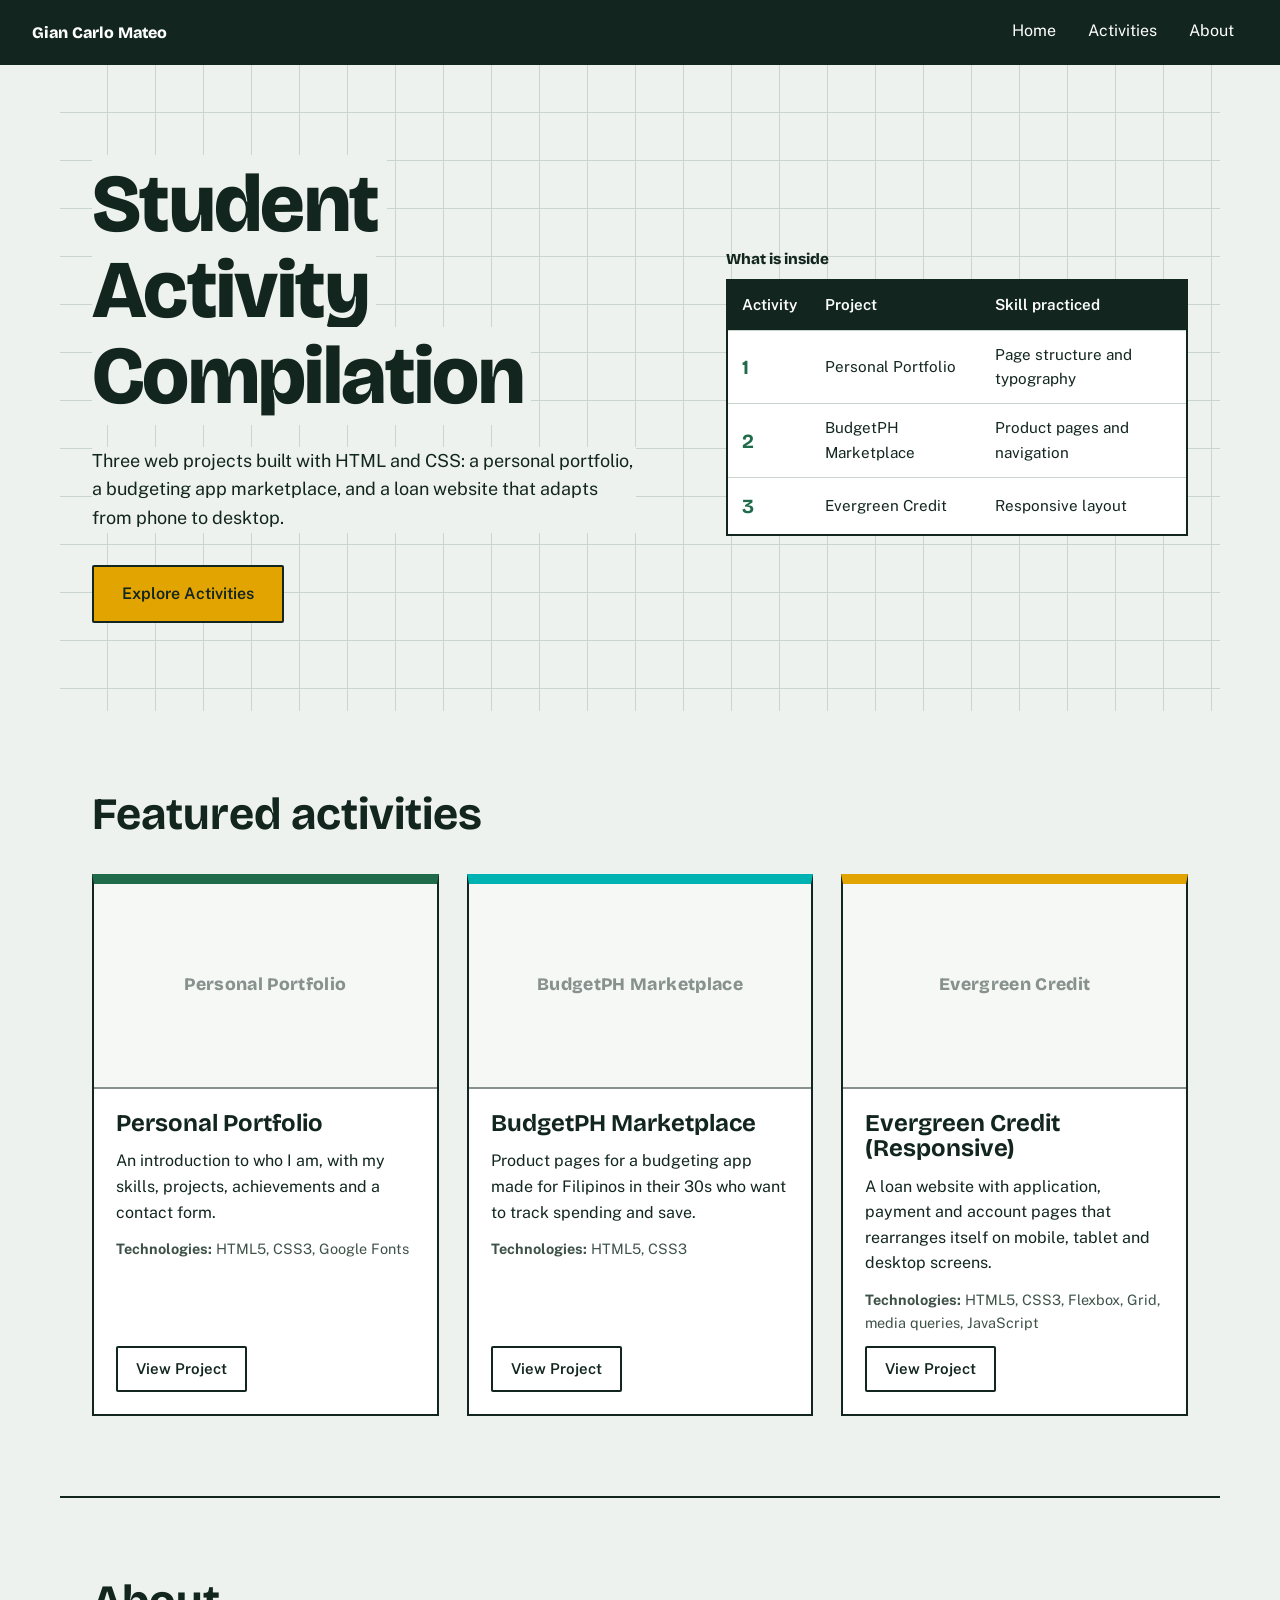
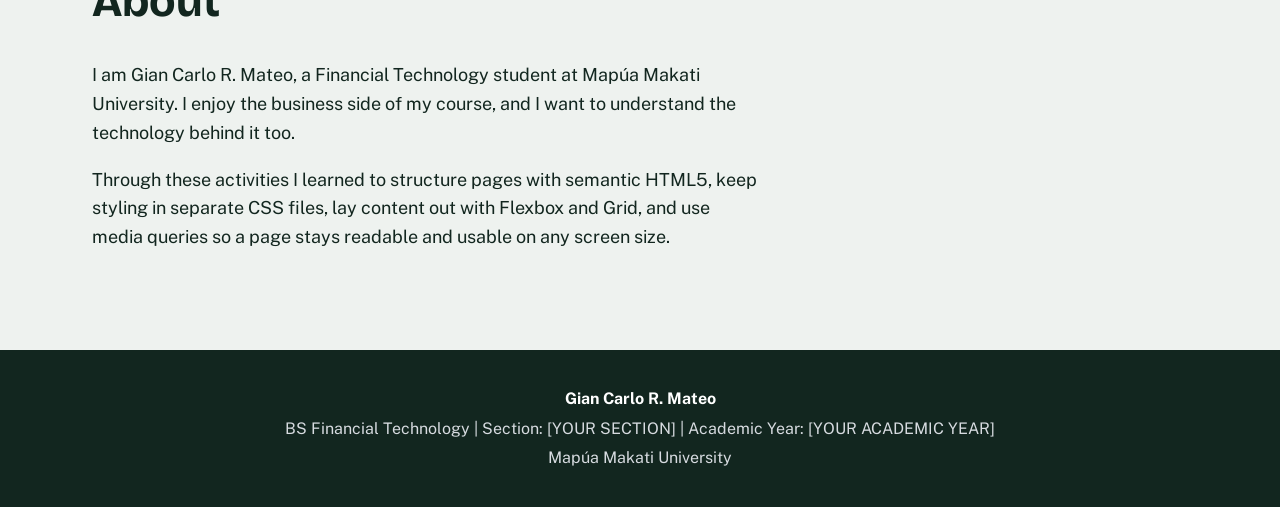
<file: index.html>
<!DOCTYPE html>
<html lang="en">

<head>
    <meta charset="UTF-8">
    <meta name="viewport" content="width=device-width, initial-scale=1">
    <title>Student Activity Compilation</title>
    <link rel="preconnect" href="https://fonts.googleapis.com">
    <link rel="preconnect" href="https://fonts.gstatic.com" crossorigin>
    <link
        href="https://fonts.googleapis.com/css2?family=Bricolage+Grotesque:opsz,wght@12..96,500;12..96,800&family=Public+Sans:wght@400;600&display=swap"
        rel="stylesheet">
    <link rel="stylesheet" href="compilation.css">
</head>

<body>

    <header class="site-header">
        <a class="brand" href="#home">Gian Carlo Mateo</a>
        <nav class="site-nav" aria-label="Main">
            <a href="#home">Home</a>
            <a href="#activities">Activities</a>
            <a href="#about">About</a>
        </nav>
    </header>

    <main>

        <section class="hero" id="home">
            <div class="hero-text">
                <h1>Student Activity Compilation</h1>
                <p class="hero-sub">Three web projects built with HTML and CSS: a personal portfolio, a budgeting app
                    marketplace, and a loan website that adapts from phone to desktop.</p>
                <a class="button" href="#activities">Explore Activities</a>
            </div>

            <table class="ledger">
                <caption>What is inside</caption>
                <thead>
                    <tr>
                        <th scope="col">Activity</th>
                        <th scope="col">Project</th>
                        <th scope="col">Skill practiced</th>
                    </tr>
                </thead>
                <tbody>
                    <tr>
                        <th scope="row">1</th>
                        <td>Personal Portfolio</td>
                        <td>Page structure and typography</td>
                    </tr>
                    <tr>
                        <th scope="row">2</th>
                        <td>BudgetPH Marketplace</td>
                        <td>Product pages and navigation</td>
                    </tr>
                    <tr>
                        <th scope="row">3</th>
                        <td>Evergreen Credit</td>
                        <td>Responsive layout</td>
                    </tr>
                </tbody>
            </table>
        </section>

        <section class="activities" id="activities">
            <h2>Featured activities</h2>

            <div class="card-grid">

                <article class="project-card card-portfolio">
                    <div class="card-placeholder">Personal Portfolio</div>
                    <div class="card-body">
                        <h3>Personal Portfolio</h3>
                        <p>An introduction to who I am, with my skills, projects, achievements and a contact form.</p>
                        <p class="tech"><strong>Technologies:</strong> HTML5, CSS3, Google Fonts</p>
                        <a class="button button-small" href="PortfolioAct.html">View Project</a>
                    </div>
                </article>

                <article class="project-card card-market">
                    <div class="card-placeholder">BudgetPH Marketplace</div>
                    <div class="card-body">
                        <h3>BudgetPH Marketplace</h3>
                        <p>Product pages for a budgeting app made for Filipinos in their 30s who want to track spending
                            and save.</p>
                        <p class="tech"><strong>Technologies:</strong> HTML5, CSS3</p>
                        <a class="button button-small" href="ProductIndex.html">View Project</a>
                    </div>
                </article>

                <article class="project-card card-responsive">
                    <div class="card-placeholder">Evergreen Credit</div>
                    <div class="card-body">
                        <h3>Evergreen Credit (Responsive)</h3>
                        <p>A loan website with application, payment and account pages that rearranges itself on
                            mobile, tablet and desktop screens.</p>
                        <p class="tech"><strong>Technologies:</strong> HTML5, CSS3, Flexbox, Grid, media queries,
                            JavaScript</p>
                        <a class="button button-small" href="Final_Main_page.html">View Project</a>
                    </div>
                </article>

            </div>
        </section>

        <section class="about" id="about">
            <h2>About</h2>
            <div class="about-copy">
                <p>I am Gian Carlo R. Mateo, a Financial Technology student at Mapúa Makati University. I enjoy the
                    business side of my course, and I want to understand the technology behind it too.</p>
                <p>Through these activities I learned to structure pages with semantic HTML5, keep styling in separate
                    CSS files, lay content out with Flexbox and Grid, and use media queries so a page stays readable
                    and usable on any screen size.</p>
            </div>
        </section>

    </main>

    <footer class="site-footer">
        <p><strong>Gian Carlo R. Mateo</strong></p>
        <p>BS Financial Technology | Section: [YOUR SECTION] | Academic Year: [YOUR ACADEMIC YEAR]</p>
        <p>Mapúa Makati University</p>
    </footer>

</body>

</html>
</file>
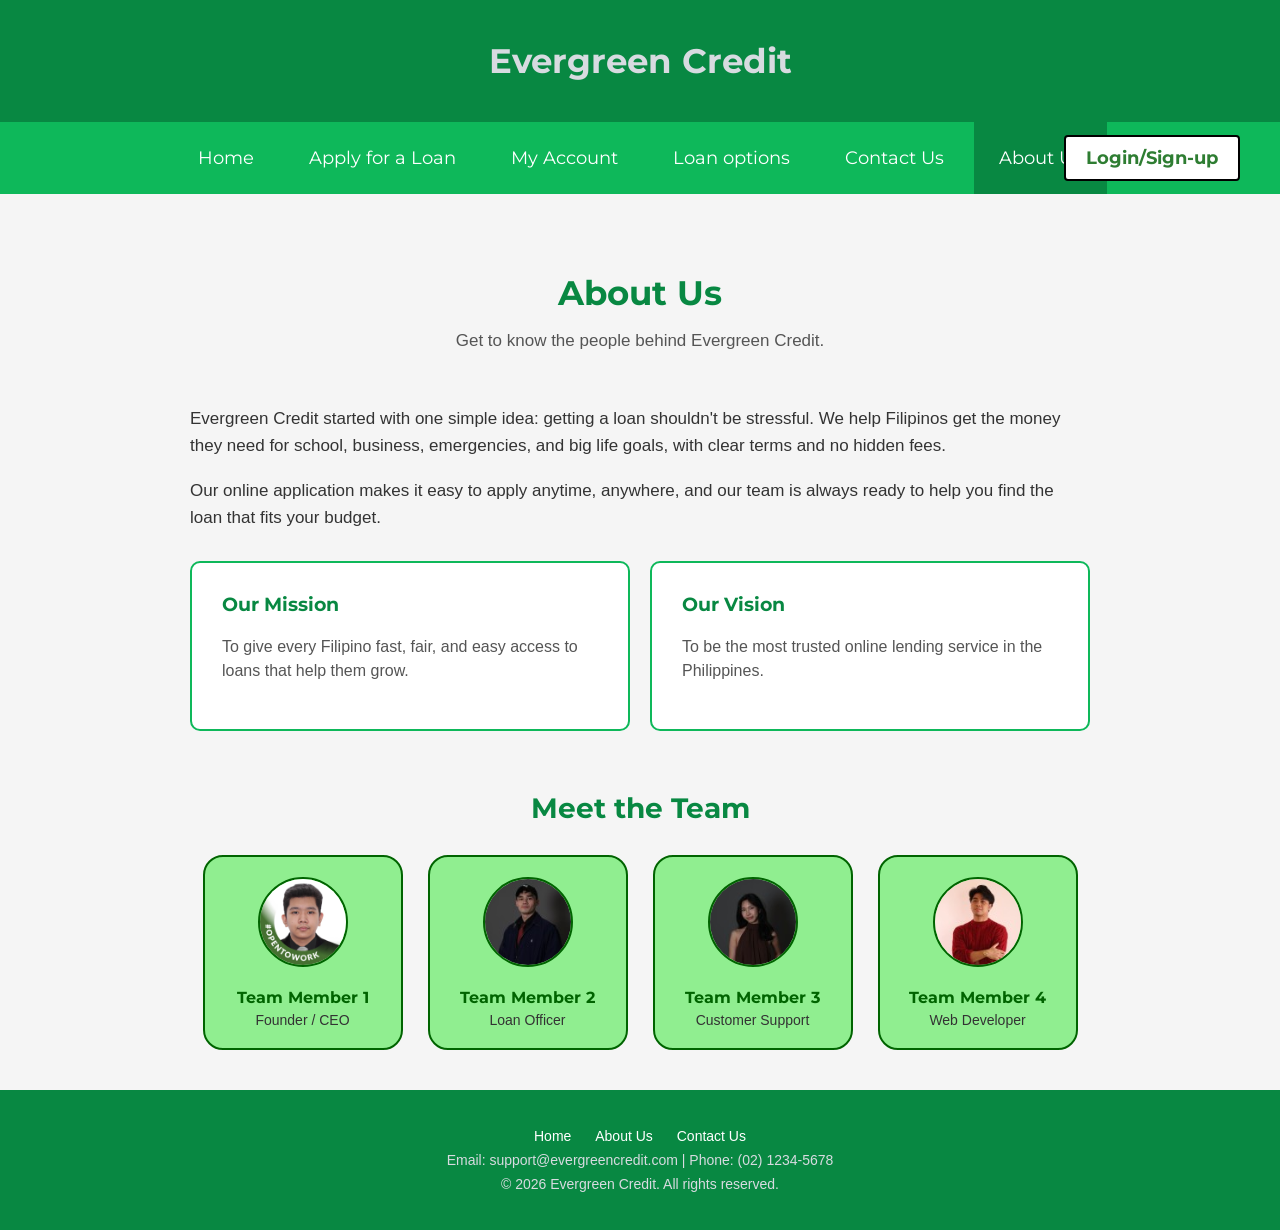
<file: About.html>
<!DOCTYPE html>
<html>

<head>
    <meta charset="UTF-8">
    <title>About Us</title>
    <link href="https://fonts.googleapis.com/css2?family=Montserrat:wght@400;700&display=swap" rel="stylesheet">
    <link rel="stylesheet" href="style.css">
    <script src="script.js"></script>

    <style>
        .about-text {
            width: 900px;
            margin: 0 auto 30px auto;
            font-size: 17px;
            line-height: 1.6;
            color: #333;
        }

        .mission {
            display: flex;
            justify-content: center;
            gap: 20px;
        }

        .mission .card {
            width: 440px;
        }

        .mission p {
            color: #555;
            line-height: 1.5;
        }

        .team {
            display: flex;
            justify-content: center;
            gap: 25px;
            margin-bottom: 40px;
        }

        .member {
            width: 200px;
            text-align: center;
            background-color: lightgreen;
            border: 2px solid darkgreen;
            border-radius: 20px;
            padding: 20px;
        }

        .member .pic {
            width: 90px;
            height: 90px;
            margin: 0 auto;
            background-color: white;
            border: 2px solid darkgreen;
            border-radius: 50%;
            overflow: hidden;
        }

        .member .pic img {
            width: 100%;
            height: 100%;
            object-fit: cover;
            display: block;
        }

        .member h4 {
            font-family: 'Montserrat', sans-serif;
            color: darkgreen;
            margin-bottom: 5px;
        }

        .member p {
            margin: 0;
            color: #333;
            font-size: 14px;
        }
    </style>
</head>

<body>

    <header>
        <h1>Evergreen Credit</h1>
    </header>

    <div class="box">
        <nav>
            <a href="Final_Main_page.html">Home</a>
            <a href="Application.html">Apply for a Loan</a>
            <a href="Account.html">My Account</a>
            <a href="Table.html">Loan options</a>
            <a href="Contact.html">Contact Us</a>
            <a href="About.html" class="active">About Us</a>
            <a href="Login.html" class="nav-right">Login/Sign-up</a>
        </nav>
    </div>

    <div class="page-title">
        <h2>About Us</h2>
        <p>Get to know the people behind Evergreen Credit.</p>
    </div>

    <div class="about-text">
        <p>
            Evergreen Credit started with one simple idea: getting a loan shouldn't be stressful.
            We help Filipinos get the money they need for school, business, emergencies, and big
            life goals, with clear terms and no hidden fees.
        </p>
        <p>
            Our online application makes it easy to apply anytime, anywhere, and our team is always
            ready to help you find the loan that fits your budget.
        </p>
    </div>

    <div class="mission">
        <div class="card">
            <h3>Our Mission</h3>
            <p>To give every Filipino fast, fair, and easy access to loans that help them grow.</p>
        </div>
        <div class="card">
            <h3>Our Vision</h3>
            <p>To be the most trusted online lending service in the Philippines.</p>
        </div>
    </div>

    <h2 class="section-title" style="margin-top: 60px;">Meet the Team</h2>

    <div class="team">
        <div class="member">
            <div class="pic">
                <img src="member1.jfif" alt="Team Member 1">
            </div>
            <h4>Team Member 1</h4>
            <p>Founder / CEO</p>
        </div>
        <div class="member">
            <div class="pic">
                <img src="member2.jfif" alt="Team Member 2">
            </div>
            <h4>Team Member 2</h4>
            <p>Loan Officer</p>
        </div>
        <div class="member">
            <div class="pic">
                <img src="member3.jfif" alt="Team Member 3">
            </div>
            <h4>Team Member 3</h4>
            <p>Customer Support</p>
        </div>
        <div class="member">
            <div class="pic">
                <img src="member4.jfif" alt="Team Member 4">
            </div>
            <h4>Team Member 4</h4>
            <p>Web Developer</p>
        </div>
    </div>

    <footer>
        <p>
            <a href="Final_Main_page.html">Home</a>
            <a href="About.html">About Us</a>
            <a href="Contact.html">Contact Us</a>
        </p>
        <p>Email: support@evergreencredit.com | Phone: (02) 1234-5678</p>
        <p>&copy; 2026 Evergreen Credit. All rights reserved.</p>
    </footer>

</body>

</html>
</file>
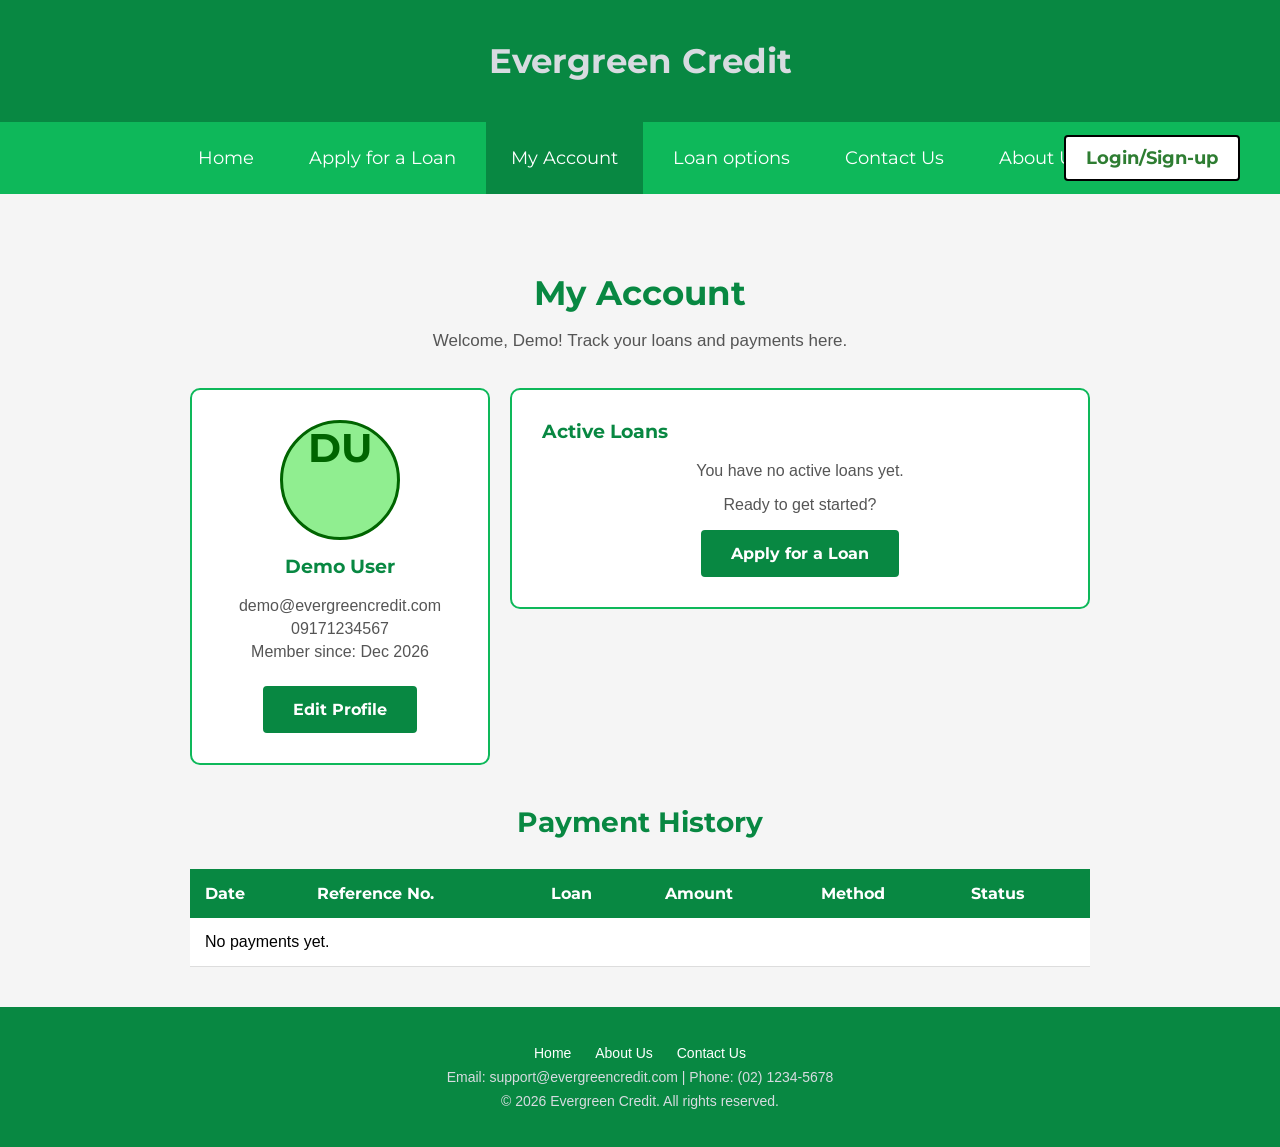
<file: Account.html>
<!DOCTYPE html>
<html>

<head>
    <meta charset="UTF-8">
    <title>My Account</title>
    <link href="https://fonts.googleapis.com/css2?family=Montserrat:wght@400;700&display=swap" rel="stylesheet">
    <link rel="stylesheet" href="style.css">
    <script src="script.js"></script>
    <style>
        .account-grid {
            display: grid;
            grid-template-columns: 300px 580px;
            justify-content: center;
            gap: 20px;
            margin-bottom: 40px;
            align-items: start
        }

        .profile {
            text-align: center
        }

        .profile-pic {
            width: 120px;
            height: 120px;
            margin: 0 auto 15px;
            background: lightgreen;
            border: 3px solid darkgreen;
            border-radius: 50%;
            line-height: 120px;
            font: bold 40px 'Montserrat', sans-serif;
            color: darkgreen
        }

        .profile p {
            color: #555;
            margin: 5px 0
        }

        .profile .btn {
            margin-top: 20px
        }

        .loan {
            border-top: 1px solid #ddd;
            padding-top: 20px;
            margin-top: 20px
        }

        .loan:first-of-type {
            border: 0;
            padding: 0;
            margin: 0
        }

        .loan-info {
            display: flex;
            justify-content: space-between;
            margin-bottom: 15px
        }

        .loan-info div {
            text-align: center
        }

        .loan-info .label {
            color: #555;
            font-size: 14px;
            margin: 0
        }

        .loan-info .value {
            font: bold 20px 'Montserrat', sans-serif;
            color: #088842;
            margin: 4px 0 0
        }

        .bar {
            width: 100%;
            height: 20px;
            background: #ddd;
            border-radius: 10px
        }

        .bar-fill {
            height: 20px;
            background: #0eb85a;
            border-radius: 10px
        }

        .status {
            color: #088842;
            font-weight: bold
        }

        .status.pending {
            color: #d98c00
        }

        .empty {
            text-align: center;
            color: #555
        }
    </style>
</head>

<body>

    <header>
        <h1>Evergreen Credit</h1>
    </header>

    <div class="box">
        <nav>
            <a href="Final_Main_page.html">Home</a>
            <a href="Application.html">Apply for a Loan</a>
            <a href="Account.html" class="active">My Account</a>
            <a href="Table.html">Loan options</a>
            <a href="Contact.html">Contact Us</a>
            <a href="About.html">About Us</a>
            <a href="Login.html" class="nav-right">Login/Sign-up</a>
        </nav>
    </div>

    <div class="page-title">
        <h2>My Account</h2>
        <p id="welcome"></p>
    </div>

    <div class="account-grid">
        <div class="card profile">
            <div class="profile-pic" id="initials"></div>
            <h3 id="p-name"></h3>
            <p id="p-email"></p>
            <p id="p-phone"></p>
            <p id="p-since"></p>
            <a href="#" class="btn">Edit Profile</a>
        </div>
        <div class="card">
            <h3>Active Loans</h3>
            <div id="loans"></div>
        </div>
    </div>

    <div id="pending-wrap" style="display:none">
        <h2 class="section-title">Pending Applications</h2>
        <table>
            <thead>
                <tr>
                    <th>Applied</th>
                    <th>Loan Type</th>
                    <th>Amount</th>
                    <th>Term</th>
                    <th>Status</th>
                </tr>
            </thead>
            <tbody id="pending"></tbody>
        </table>
    </div>

    <h2 class="section-title">Payment History</h2>
    <table>
        <thead>
            <tr>
                <th>Date</th>
                <th>Reference No.</th>
                <th>Loan</th>
                <th>Amount</th>
                <th>Method</th>
                <th>Status</th>
            </tr>
        </thead>
        <tbody id="history"></tbody>
    </table>

    <footer>
        <p>
            <a href="Final_Main_page.html">Home</a>
            <a href="About.html">About Us</a>
            <a href="Contact.html">Contact Us</a>
        </p>
        <p>Email: support@evergreencredit.com | Phone: (02) 1234-5678</p>
        <p>&copy; 2026 Evergreen Credit. All rights reserved.</p>
    </footer>


</body>
<script>
    const $ = id => document.getElementById(id);
    const cap = t => t[0].toUpperCase() + t.slice(1);
    // Use logged-in user or fall back to demo guest info
    const u = user || { first: 'Demo', last: 'User', email: 'demo@evergreencredit.com', phone: '09171234567', since: new Date().toISOString() };
    $('welcome').textContent = 'Welcome' + (user ? ' back' : '') + ', ' + u.first + '! Track your loans and payments here.';
    $('initials').textContent = (u.first[0] + u.last[0]).toUpperCase();
    $('p-name').textContent = u.first + ' ' + u.last;
    $('p-email').textContent = u.email;
    $('p-phone').textContent = u.phone;
    $('p-since').textContent = 'Member since: ' + new Date(u.since).toLocaleDateString('en-US', { month: 'short', year: 'numeric' });

    function render() {
        const apps = processApps();
        const active = apps.filter(a => a.status === 'active');
        const pending = apps.filter(a => a.status === 'pending' && a.method);
        const unfinished = apps.filter(a => a.status === 'pending' && !a.method);

        $('loans').innerHTML = (active.length ? active.map(a => {
            const due = new Date(a.approvedAt); due.setMonth(due.getMonth() + a.paid + 1);
            const done = a.paid >= a.term;
            return `<div class="loan">
                <p class="label" style="margin:0 0 10px"><b>${cap(a.type)} Loan</b> &middot; paid via ${a.method}</p>
                <div class="loan-info">
                    <div><p class="label">Loan Amount</p><p class="value">${peso(a.amount)}</p></div>
                    <div><p class="label">Monthly Payment</p><p class="value">${peso(a.monthly)}</p></div>
                    <div><p class="label">Next Due Date</p><p class="value">${done ? 'Paid off' : due.toLocaleDateString('en-US', { month: 'short', day: 'numeric' })}</p></div>
                </div>
                <p>Paid: ${a.paid} of ${a.term} months</p>
                <div class="bar"><div class="bar-fill" style="width:${a.paid / a.term * 100}%"></div></div>
                ${done ? '' : `<br><a href="#" class="btn" data-pay="${a.id}">Make a Payment</a>`}
            </div>`;
        }).join('') : `<div class="empty"><p>You have no active loans yet.</p>
            <p>${pending.length ? 'Your application is under review. It will appear here once approved.' : 'Ready to get started?'}</p>
            ${pending.length ? '' : '<a href="Application.html" class="btn">Apply for a Loan</a>'}</div>`);

        $('pending-wrap').style.display = pending.length + unfinished.length ? '' : 'none';
        $('pending').innerHTML = pending.map(a => `<tr><td>${fmtDate(a.appliedAt)}</td><td>${cap(a.type)} Loan</td><td>${peso(a.amount)}</td><td>${a.term} months</td><td class="status pending">Under review</td></tr>`).join('')
            + unfinished.map(a => `<tr><td>${fmtDate(a.appliedAt)}</td><td>${cap(a.type)} Loan</td><td>${peso(a.amount)}</td><td>${a.term} months</td><td><a href="Payment.html?id=${a.id}" class="status pending">Choose payment option</a></td></tr>`).join('');

        const pays = [].concat(...active.map(a => a.payments.map(p => Object.assign({ loan: cap(a.type) }, p)))).sort((x, y) => new Date(y.date) - new Date(x.date));
        $('history').innerHTML = pays.length
            ? pays.map(p => `<tr><td>${fmtDate(p.date)}</td><td>${p.ref}</td><td>${p.loan}</td><td>${peso(p.amount)}</td><td>${p.method}</td><td class="status">Paid</td></tr>`).join('')
            : '<tr><td colspan="6">No payments yet.</td></tr>';

        document.querySelectorAll('[data-pay]').forEach(b => b.onclick = e => {
            e.preventDefault();
            const all = getApps(), a = all.find(x => x.id === b.dataset.pay);
            a.paid++;
            a.payments.push({ date: new Date().toISOString(), ref: 'REF-' + Math.floor(10000 + Math.random() * 89999), amount: a.monthly, method: a.method });
            saveApps(all); render();
        });
    }
    render();
    setInterval(render, 3000);   // picks up approvals automatically
</script>

</html>
</file>
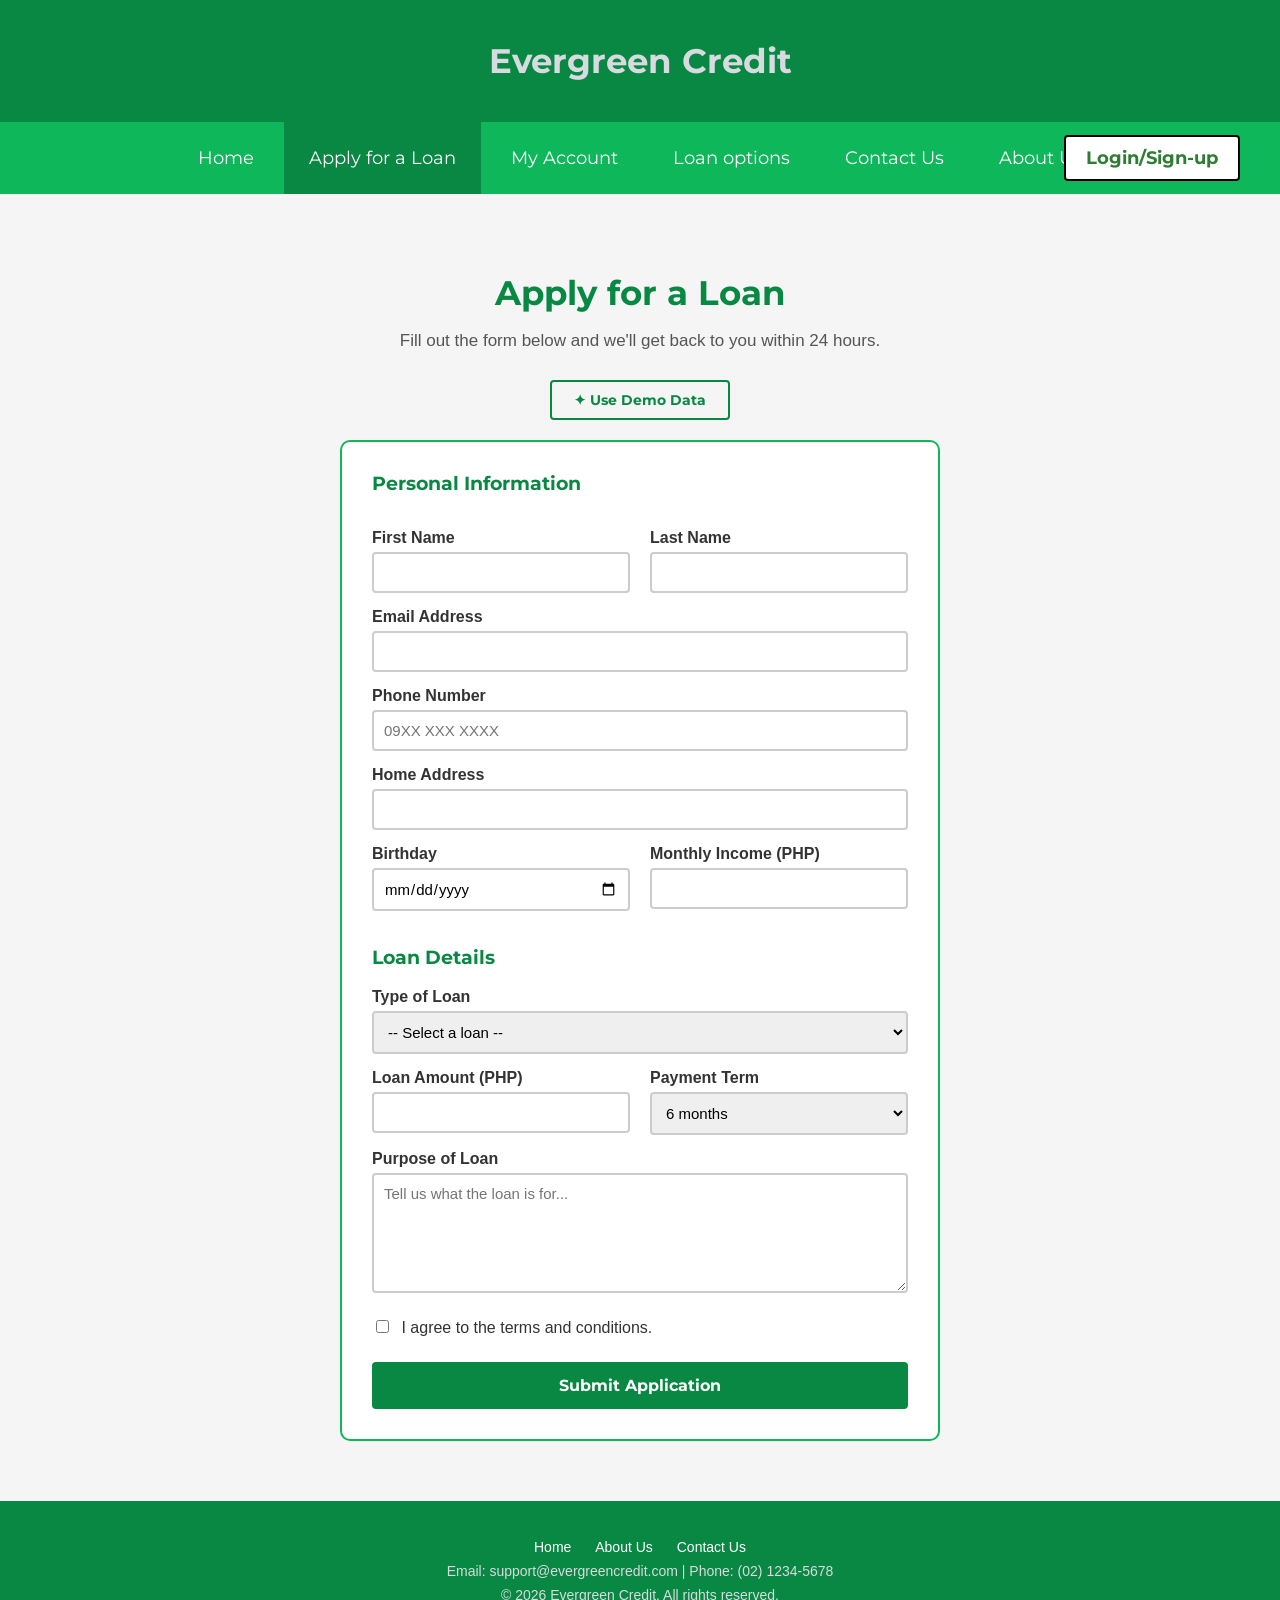
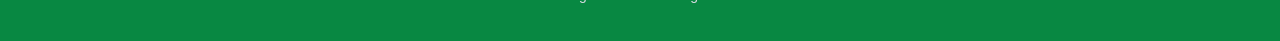
<file: Application.html>
<!DOCTYPE html>
<html>

<head>
    <meta charset="UTF-8">
    <title>Apply for a Loan</title>
    <link href="https://fonts.googleapis.com/css2?family=Montserrat:wght@400;700&display=swap" rel="stylesheet">
    <link rel="stylesheet" href="style.css">
    <script src="script.js"></script>
</head>

<body>

    <header>
        <h1>Evergreen Credit</h1>
    </header>

    <div class="box">
        <nav>
            <a href="Final_Main_page.html">Home</a>
            <a href="Application.html" class="active">Apply for a Loan</a>
            <a href="Account.html">My Account</a>
            <a href="Table.html">Loan options</a>
            <a href="Contact.html">Contact Us</a>
            <a href="About.html">About Us</a>
            <a href="Login.html" class="nav-right">Login/Sign-up</a>
        </nav>
    </div>

    <div class="page-title">
        <h2>Apply for a Loan</h2>
        <p>Fill out the form below and we'll get back to you within 24 hours.</p>
        <button id="demo-btn" onclick="fillDemo()" style="margin-top:12px; padding:9px 22px; background:#f5f5f5; color:#088842; border:2px solid #088842; border-radius:4px; font-family:'Montserrat',sans-serif; font-size:14px; font-weight:bold; cursor:pointer; transition:background 0.2s,color 0.2s;" onmouseover="this.style.background='#088842';this.style.color='#fff'" onmouseout="this.style.background='#f5f5f5';this.style.color='#088842'">✦ Use Demo Data</button>
    </div>

    <div class="form-box card">
        <form id="apply-form">

            <h3>Personal Information</h3>

            <div class="form-row">
                <div>
                    <label for="fname">First Name</label>
                    <input type="text" id="fname" name="fname" required>
                </div>
                <div>
                    <label for="lname">Last Name</label>
                    <input type="text" id="lname" name="lname" required>
                </div>
            </div>

            <label for="email">Email Address</label>
            <input type="email" id="email" name="email" required>

            <label for="phone">Phone Number</label>
            <input type="tel" id="phone" name="phone" placeholder="09XX XXX XXXX" required>

            <label for="address">Home Address</label>
            <input type="text" id="address" name="address" required>

            <div class="form-row">
                <div>
                    <label for="birthday">Birthday</label>
                    <input type="date" id="birthday" name="birthday" required>
                </div>
                <div>
                    <label for="income">Monthly Income (PHP)</label>
                    <input type="number" id="income" name="income" min="0" required>
                </div>
            </div>

            <h3 style="margin-top: 35px;">Loan Details</h3>

            <label for="loantype">Type of Loan</label>
            <select id="loantype" name="loantype" required>
                <option value="">-- Select a loan --</option>
                <option value="personal">Personal Loan</option>
                <option value="salary">Salary Loan</option>
                <option value="business">Business Loan</option>
                <option value="car">Car Loan</option>
                <option value="home">Home Loan</option>
            </select>

            <div class="form-row">
                <div>
                    <label for="amount">Loan Amount (PHP)</label>
                    <input type="number" id="amount" name="amount" min="5000" step="1000" required>
                </div>
                <div>
                    <label for="term">Payment Term</label>
                    <select id="term" name="term" required>
                        <option value="6">6 months</option>
                        <option value="12">12 months</option>
                        <option value="24">24 months</option>
                        <option value="36">36 months</option>
                    </select>
                </div>
            </div>

            <label for="purpose">Purpose of Loan</label>
            <textarea id="purpose" name="purpose" placeholder="Tell us what the loan is for..."></textarea>

            <div class="checkbox">
                <input type="checkbox" id="agree" name="agree" required>
                <label for="agree">I agree to the terms and conditions.</label>
            </div>

            <button type="submit" class="btn">Submit Application</button>
        </form>
    </div>

    <footer>
        <p>
            <a href="Final_Main_page.html">Home</a>
            <a href="About.html">About Us</a>
            <a href="Contact.html">Contact Us</a>
        </p>
        <p>Email: support@evergreencredit.com | Phone: (02) 1234-5678</p>
        <p>&copy; 2026 Evergreen Credit. All rights reserved.</p>
    </footer>

    <script>
        const $ = id => document.getElementById(id);

        // Pre-fill from logged-in account if available, otherwise leave blank
        if (user) {
            $('fname').value = user.first;
            $('lname').value = user.last;
            $('email').value = user.email;
            $('phone').value = user.phone;
        }

        $('apply-form').onsubmit = e => {
            e.preventDefault();
            const type = $('loantype').value, amount = +$('amount').value, term = +$('term').value;
            const apps = getApps(), id = 'L' + Date.now();
            apps.push({
                id, status: 'pending', type, amount, term, rate: RATES[type], purpose: $('purpose').value,
                monthly: monthly(amount, RATES[type], term), appliedAt: new Date().toISOString(),
                method: null, paid: 0, payments: []
            });
            saveApps(apps);
            location.href = 'Payment.html?id=' + id;
        };

        function fillDemo() {
            $('fname').value    = 'Juan';
            $('lname').value    = 'dela Cruz';
            $('email').value    = 'juan.delacruz@email.com';
            $('phone').value    = '09171234567';
            $('address').value  = '123 Mabini St, Ermita, Manila';
            $('birthday').value = '1990-06-15';
            $('income').value   = '45000';
            $('loantype').value = 'personal';
            $('amount').value   = '50000';
            $('term').value     = '12';
            $('purpose').value  = 'Home renovation and emergency fund.';
            $('agree').checked  = true;
            const btn = document.getElementById('demo-btn');
            if (btn) {
                btn.textContent = '✔ Demo Data Loaded!';
                btn.style.background = '#088842';
                btn.style.color = '#fff';
                setTimeout(() => {
                    btn.textContent = '✦ Use Demo Data';
                    btn.style.background = '#f5f5f5';
                    btn.style.color = '#088842';
                }, 2000);
            }
        }
    </script>
</body>

</html>
</file>
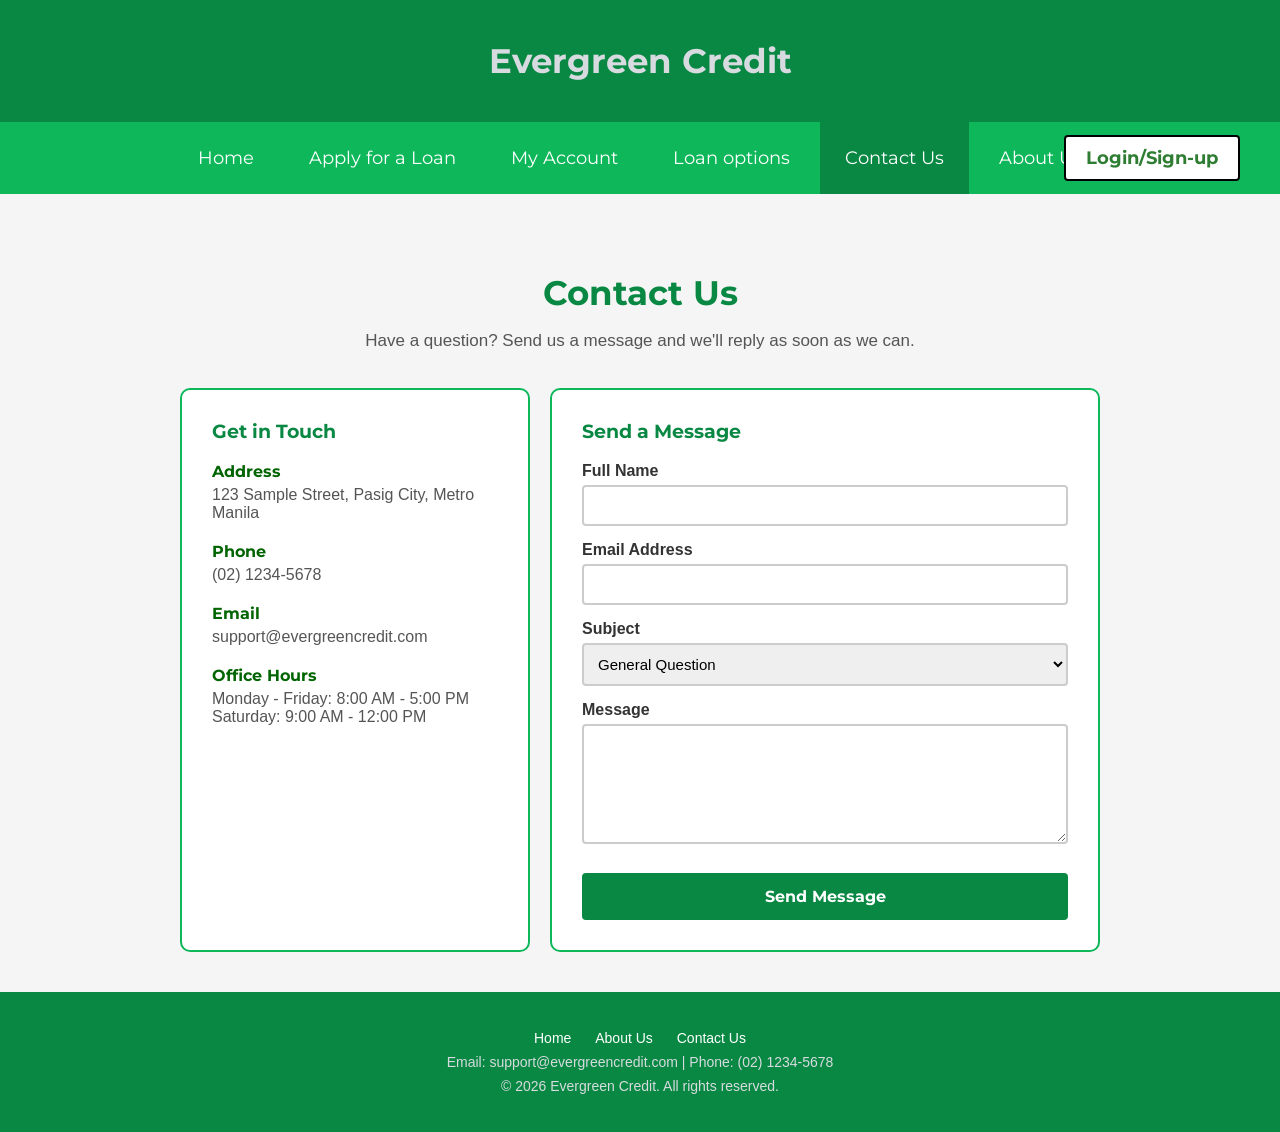
<file: Contact.html>
<!DOCTYPE html>
<html>

<head>
    <meta charset="UTF-8">
    <title>Contact Us</title>
    <link href="https://fonts.googleapis.com/css2?family=Montserrat:wght@400;700&display=swap" rel="stylesheet">
    <link rel="stylesheet" href="style.css">
    <script src="script.js"></script>

    <style>
        .contact-grid {
            display: grid;
            grid-template-columns: 350px 550px;
            justify-content: center;
            gap: 20px;
            margin-bottom: 40px;
        }

        .info-item {
            margin-bottom: 20px;
        }

        .info-item h4 {
            font-family: 'Montserrat', sans-serif;
            color: darkgreen;
            margin: 0 0 5px 0;
        }

        .info-item p {
            margin: 0;
            color: #555;
        }
    </style>
</head>

<body>

    <header>
        <h1>Evergreen Credit</h1>
    </header>

    <div class="box">
        <nav>
            <a href="Final_Main_page.html">Home</a>
            <a href="Application.html">Apply for a Loan</a>
            <a href="Account.html">My Account</a>
            <a href="Table.html">Loan options</a>
            <a href="Contact.html" class="active">Contact Us</a>
            <a href="About.html">About Us</a>
            <a href="Login.html" class="nav-right">Login/Sign-up</a>
        </nav>
    </div>

    <div class="page-title">
        <h2>Contact Us</h2>
        <p>Have a question? Send us a message and we'll reply as soon as we can.</p>
    </div>

    <div class="contact-grid">

                <div class="card">
            <h3>Get in Touch</h3>

            <div class="info-item">
                <h4>Address</h4>
                <p>123 Sample Street, Pasig City, Metro Manila</p>
            </div>
            <div class="info-item">
                <h4>Phone</h4>
                <p>(02) 1234-5678</p>
            </div>
            <div class="info-item">
                <h4>Email</h4>
                <p>support@evergreencredit.com</p>
            </div>
            <div class="info-item">
                <h4>Office Hours</h4>
                <p>Monday - Friday: 8:00 AM - 5:00 PM</p>
                <p>Saturday: 9:00 AM - 12:00 PM</p>
            </div>
        </div>

                <div class="card">
            <h3>Send a Message</h3>
            <form action="#">
                <label for="name">Full Name</label>
                <input type="text" id="name" name="name" required>

                <label for="email">Email Address</label>
                <input type="email" id="email" name="email" required>

                <label for="subject">Subject</label>
                <select id="subject" name="subject">
                    <option value="general">General Question</option>
                    <option value="loan">Loan Application</option>
                    <option value="payment">Payments</option>
                    <option value="account">My Account</option>
                </select>

                <label for="message">Message</label>
                <textarea id="message" name="message" required></textarea>

                <button type="submit" class="btn">Send Message</button>
            </form>
        </div>

    </div>

    <footer>
        <p>
            <a href="Final_Main_page.html">Home</a>
            <a href="About.html">About Us</a>
            <a href="Contact.html">Contact Us</a>
        </p>
        <p>Email: support@evergreencredit.com | Phone: (02) 1234-5678</p>
        <p>&copy; 2026 Evergreen Credit. All rights reserved.</p>
    </footer>

</body>

</html>
</file>
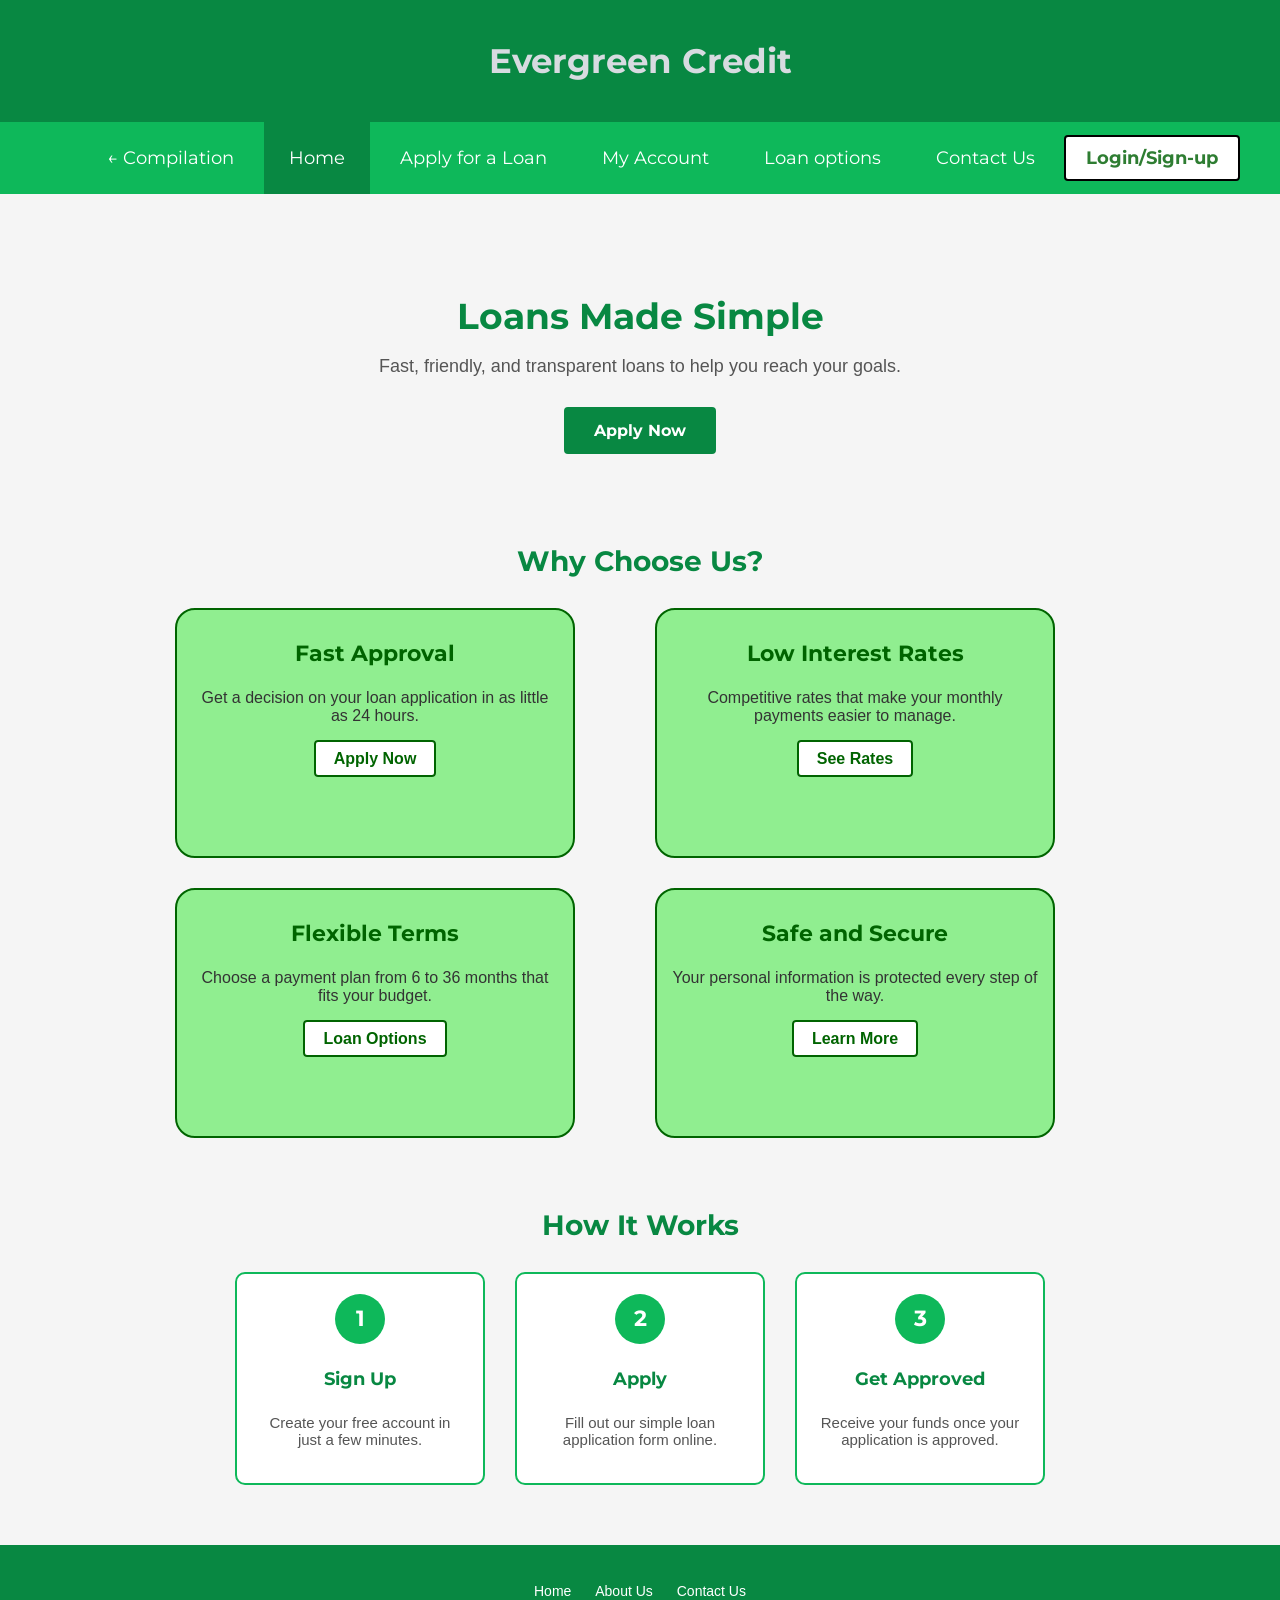
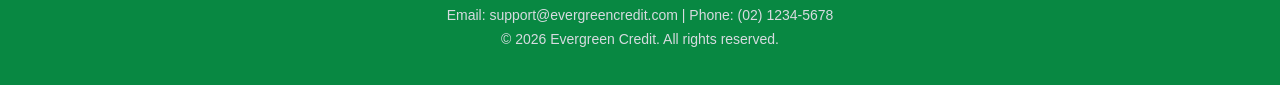
<file: Final_Main_page.html>
<!DOCTYPE html>
<html>

<head>
    <meta charset="UTF-8">
    <title>Main Page</title>
    <link href="https://fonts.googleapis.com/css2?family=Montserrat:wght@400;700&display=swap" rel="stylesheet">
    <link rel="stylesheet" href="style.css">
    <script src="script.js"></script>

    <style>
        /* ---------- Styles only for the home page ---------- */
        .welcome {
            text-align: center;
            padding: 70px 20px 50px 20px;
        }

        .welcome h2 {
            font-family: 'Montserrat', sans-serif;
            font-size: 36px;
            color: #088842;
            margin-bottom: 10px;
        }

        .welcome p {
            font-size: 18px;
            color: #555;
            margin-bottom: 30px;
        }

        .square {
            width: 400px;
            height: 250px;
            background-color: lightgreen;
            border: 2px solid darkgreen;
            border-radius: 20px;
            padding: 15px;
            text-align: center;
            font-family: Arial, sans-serif;
            transition: transform 0.2s ease;
        }

        .square:hover {
            transform: translateY(-5px);
        }

        .square h3 {
            font-family: 'Montserrat', sans-serif;
            font-size: 22px;
            color: darkgreen;
            margin-top: 15px;
        }

        .square p {
            font-size: 16px;
            color: #333;
            margin-bottom: 25px;
        }

        .square a {
            padding: 8px 18px;
            background-color: white;
            color: darkgreen;
            text-decoration: none;
            font-weight: bold;
            border: 2px solid darkgreen;
            border-radius: 4px;
            transition: background-color 0.25s ease, color 0.25s ease;
        }

        .square a:hover {
            background-color: darkgreen;
            color: white;
        }

        .container {
            display: grid;
            grid-template-columns: repeat(2, 450px);
            grid-template-rows: repeat(2, 250px);
            align-items: center;
            justify-content: center;
            gap: 30px;
            margin: 0 auto 60px auto;
        }

        .steps {
            display: flex;
            justify-content: center;
            gap: 30px;
            margin: 0 auto 60px auto;
            padding: 0 20px;
        }

        .step {
            width: 250px;
            background-color: white;
            border: 2px solid #0eb85a;
            border-radius: 10px;
            padding: 20px;
            text-align: center;
        }

        .step .number {
            width: 50px;
            height: 50px;
            line-height: 50px;
            margin: 0 auto;
            background-color: #0eb85a;
            color: white;
            font-family: 'Montserrat', sans-serif;
            font-size: 22px;
            font-weight: bold;
            border-radius: 50%;
        }

        .step h4 {
            font-family: 'Montserrat', sans-serif;
            color: #088842;
            font-size: 18px;
        }

        .step p {
            color: #555;
            font-size: 15px;
        }
    </style>
</head>

<body>

    <header>
        <h1>Evergreen Credit</h1>
    </header>

    <div class="box">
        <nav>
            <a href="index.html">&#8592; Compilation</a>
            <a href="Final_Main_page.html" class="active">Home</a>
            <a href="Application.html">Apply for a Loan</a>
            <a href="Account.html">My Account</a>
            <a href="Table.html">Loan options</a>
            <a href="Contact.html">Contact Us</a>
            <a href="About.html">About Us</a>
            <a href="Login.html" class="nav-right">Login/Sign-up</a>
        </nav>
    </div>

        <div class="welcome">
        <h2>Loans Made Simple</h2>
        <p>Fast, friendly, and transparent loans to help you reach your goals.</p>
        <a href="Application.html" class="btn">Apply Now</a>
    </div>

        <h2 class="section-title">Why Choose Us?</h2>

    <div class="container">
        <div class="square">
            <h3>Fast Approval</h3>
            <p>Get a decision on your loan application in as little as 24 hours.</p>
            <a href="Application.html">Apply Now</a>
        </div>
        <div class="square">
            <h3>Low Interest Rates</h3>
            <p>Competitive rates that make your monthly payments easier to manage.</p>
            <a href="Table.html">See Rates</a>
        </div>
        <div class="square">
            <h3>Flexible Terms</h3>
            <p>Choose a payment plan from 6 to 36 months that fits your budget.</p>
            <a href="Table.html">Loan Options</a>
        </div>
        <div class="square">
            <h3>Safe and Secure</h3>
            <p>Your personal information is protected every step of the way.</p>
            <a href="About.html">Learn More</a>
        </div>
    </div>

        <h2 class="section-title" style="margin-top: 70px;">How It Works</h2>

    <div class="steps">
        <div class="step">
            <div class="number">1</div>
            <h4>Sign Up</h4>
            <p>Create your free account in just a few minutes.</p>
        </div>
        <div class="step">
            <div class="number">2</div>
            <h4>Apply</h4>
            <p>Fill out our simple loan application form online.</p>
        </div>
        <div class="step">
            <div class="number">3</div>
            <h4>Get Approved</h4>
            <p>Receive your funds once your application is approved.</p>
        </div>
    </div>

        <footer>
        <p>
            <a href="Final_Main_page.html">Home</a>
            <a href="About.html">About Us</a>
            <a href="Contact.html">Contact Us</a>
        </p>
        <p>Email: support@evergreencredit.com | Phone: (02) 1234-5678</p>
        <p>&copy; 2026 Evergreen Credit. All rights reserved.</p>
    </footer>

</body>

</html>
</file>
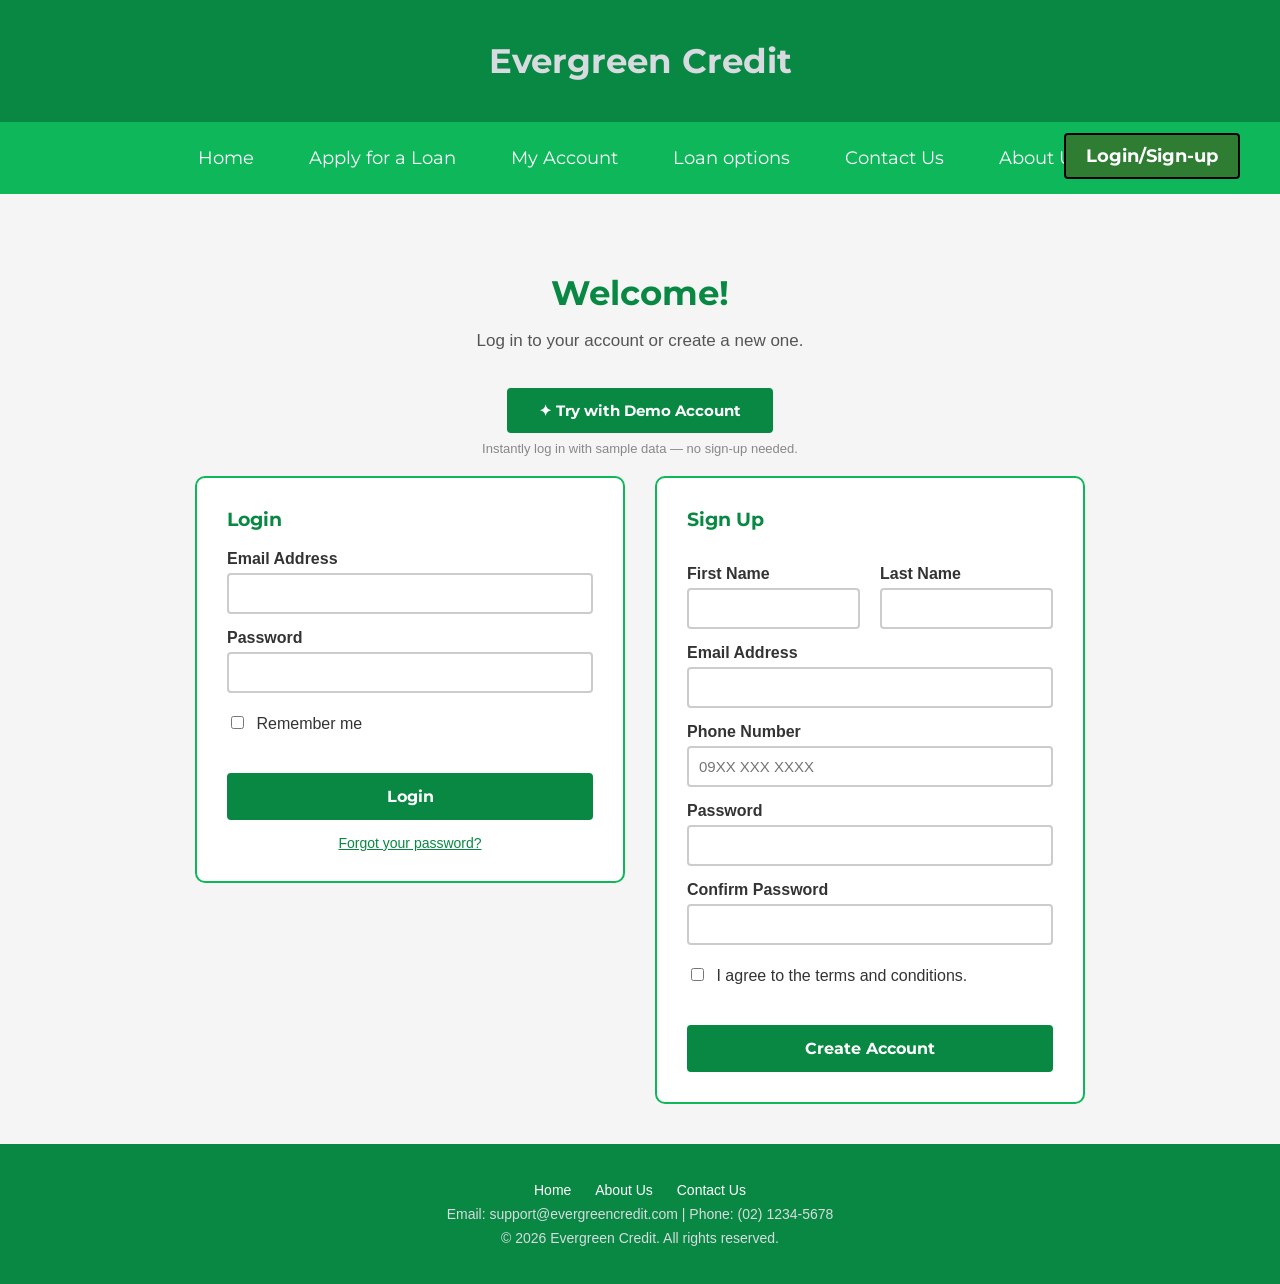
<file: Login.html>
<!DOCTYPE html>
<html>

<head>
    <meta charset="UTF-8">
    <title>Login / Sign-up</title>
    <link href="https://fonts.googleapis.com/css2?family=Montserrat:wght@400;700&display=swap" rel="stylesheet">
    <link rel="stylesheet" href="style.css">
    <script src="script.js"></script>

    <style>
        .login-grid {
            display: grid;
            grid-template-columns: repeat(2, 430px);
            justify-content: center;
            align-items: start;
            gap: 30px;
            margin-bottom: 40px;
        }

        .small-link {
            display: block;
            text-align: center;
            margin-top: 15px;
            color: #088842;
            font-size: 14px;
        }
    </style>
</head>

<body>

    <header>
        <h1>Evergreen Credit</h1>
    </header>

    <div class="box">
        <nav>
            <a href="Final_Main_page.html">Home</a>
            <a href="Application.html">Apply for a Loan</a>
            <a href="Account.html">My Account</a>
            <a href="Table.html">Loan options</a>
            <a href="Contact.html">Contact Us</a>
            <a href="About.html">About Us</a>
            <a href="Login.html" class="nav-right active">Login/Sign-up</a>
        </nav>
    </div>

    <div class="page-title">
        <h2>Welcome!</h2>
        <p>Log in to your account or create a new one.</p>
    </div>

    <div style="text-align:center; margin-bottom:20px;">
        <button onclick="loginDemo()"
            style="padding:11px 30px; background:#088842; color:white; border:2px solid #088842; border-radius:4px; font-family:'Montserrat',sans-serif; font-size:15px; font-weight:bold; cursor:pointer; transition:background 0.2s,transform 0.15s;"
            onmouseover="this.style.background='white';this.style.color='#088842'"
            onmouseout="this.style.background='#088842';this.style.color='white'">✦ Try with Demo Account</button>
        <p style="margin:8px 0 0; color:#888; font-size:13px;">Instantly log in with sample data &mdash; no sign-up
            needed.</p>
    </div>

    <div class="login-grid">

        <div class="card">
            <h3>Login</h3>
            <form id="login-form">
                <label for="login-email">Email Address</label>
                <input type="email" id="login-email" name="email" required>

                <label for="login-password">Password</label>
                <input type="password" id="login-password" name="password" required>

                <div class="checkbox">
                    <input type="checkbox" id="remember" name="remember">
                    <label for="remember">Remember me</label>
                </div>

                <p id="login-msg" style="color:#c0392b;margin:15px 0 0"></p>
                <button type="submit" class="btn">Login</button>
            </form>
            <a href="#" class="small-link">Forgot your password?</a>
        </div>

        <div class="card">
            <h3>Sign Up</h3>
            <form id="signup-form">
                <div class="form-row">
                    <div>
                        <label for="first">First Name</label>
                        <input type="text" id="first" name="first" required>
                    </div>
                    <div>
                        <label for="last">Last Name</label>
                        <input type="text" id="last" name="last" required>
                    </div>
                </div>

                <label for="signup-email">Email Address</label>
                <input type="email" id="signup-email" name="email" required>

                <label for="signup-phone">Phone Number</label>
                <input type="tel" id="signup-phone" name="phone" placeholder="09XX XXX XXXX" required>

                <label for="signup-password">Password</label>
                <input type="password" id="signup-password" name="password" minlength="8" required>

                <label for="confirm">Confirm Password</label>
                <input type="password" id="confirm" name="confirm" minlength="8" required>

                <div class="checkbox">
                    <input type="checkbox" id="terms" name="terms" required>
                    <label for="terms">I agree to the terms and conditions.</label>
                </div>

                <p id="signup-msg" style="color:#c0392b;margin:15px 0 0"></p>
                <button type="submit" class="btn">Create Account</button>
            </form>
        </div>

    </div>

    <footer>
        <p>
            <a href="Final_Main_page.html">Home</a>
            <a href="About.html">About Us</a>
            <a href="Contact.html">Contact Us</a>
        </p>
        <p>Email: support@evergreencredit.com | Phone: (02) 1234-5678</p>
        <p>&copy; 2026 Evergreen Credit. All rights reserved.</p>
    </footer>

    <script>
        const need = new URLSearchParams(location.search).get('need');
        if (need) {
            const n = document.createElement('p');
            n.style.cssText = 'color:#d98c00;font-weight:bold';
            n.textContent = need === 'signup' ? 'Please sign up for an account first to access this page.' : 'Please log in to continue.';
            document.querySelector('.page-title').appendChild(n);
        }
        const $ = id => document.getElementById(id);
        $('login-form').onsubmit = e => {
            e.preventDefault();
            if (!user) { $('login-msg').textContent = 'No account found. Please sign up first.'; return; }
            if (user.email !== $('login-email').value.trim().toLowerCase() || user.password !== $('login-password').value) {
                $('login-msg').textContent = 'Incorrect email or password.'; return;
            }
            localStorage.setItem('loggedIn', '1');
            location.href = 'Account.html';
        };
        $('signup-form').onsubmit = e => {
            e.preventDefault();
            if ($('signup-password').value !== $('confirm').value) { $('signup-msg').textContent = 'Passwords do not match.'; return; }
            DB.set('user', {
                first: $('first').value.trim(), last: $('last').value.trim(),
                email: $('signup-email').value.trim().toLowerCase(), phone: $('signup-phone').value.trim(),
                password: $('signup-password').value, since: new Date().toISOString()
            });
            localStorage.setItem('loggedIn', '1');
            location.href = 'Application.html';   // new accounts go straight to applying
        };

        function loginDemo() {
            DB.set('user', {
                first: 'Juan', last: 'dela Cruz',
                email: 'juan.delacruz@email.com', phone: '09171234567',
                password: 'demo1234', since: new Date().toISOString()
            });
            localStorage.setItem('loggedIn', '1');
            location.href = 'Application.html';
        }
    </script>
</body>

</html>
</file>
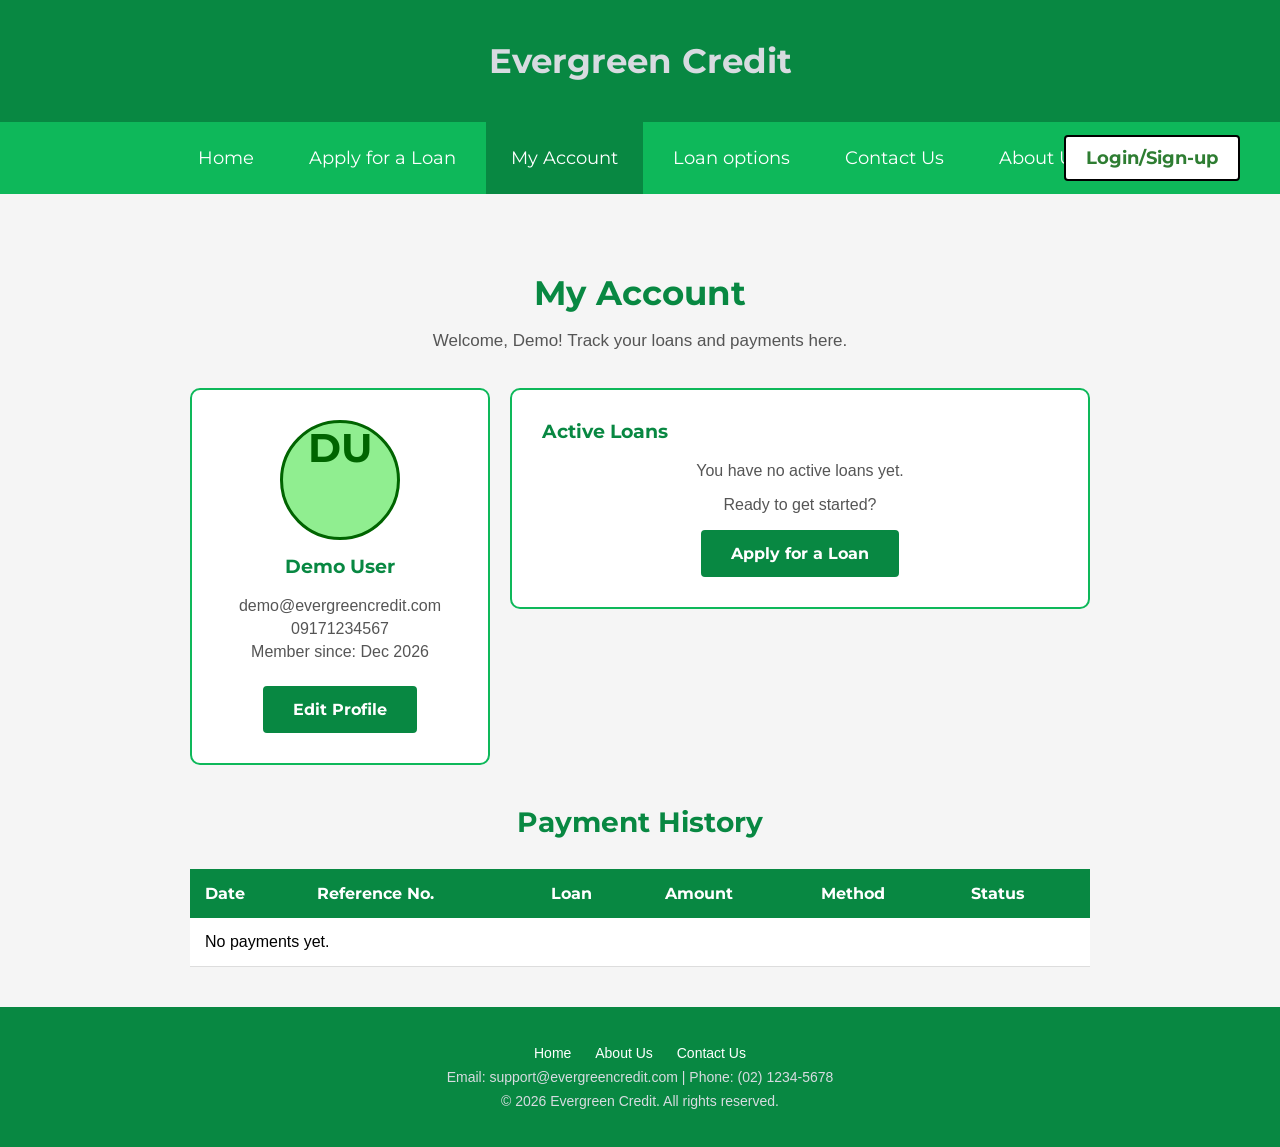
<file: Payment.html>
<!DOCTYPE html>
<html>

<head>
    <meta charset="UTF-8">
    <title>Payment Options</title>
    <link href="https://fonts.googleapis.com/css2?family=Montserrat:wght@400;700&display=swap" rel="stylesheet">
    <link rel="stylesheet" href="style.css">
    <script src="script.js"></script>
    <style>.opt{display:flex;align-items:center;gap:12px;border:2px solid #ccc;border-radius:8px;padding:14px;margin-top:12px;cursor:pointer;font-weight:normal}.opt:has(input:checked){border-color:#0eb85a;background:#eaf7ef}.opt input{width:auto}.sum{display:flex;justify-content:space-between;padding:6px 0;border-bottom:1px solid #eee}</style>
</head>

<body>

    <header>
        <h1>Evergreen Credit</h1>
    </header>

    <div class="box">
        <nav>
            <a href="Final_Main_page.html">Home</a>
            <a href="Application.html">Apply for a Loan</a>
            <a href="Account.html">My Account</a>
            <a href="Table.html">Loan options</a>
            <a href="Contact.html">Contact Us</a>
            <a href="About.html">About Us</a>
            <a href="Login.html" class="nav-right">Login/Sign-up</a>
        </nav>
    </div>

    <div class="page-title">
        <h2>Payment Options</h2>
        <p>Choose how you'd like to pay your monthly dues. Your application will be reviewed once you confirm.</p>
    </div>

    <div class="form-box card">
        <h3>Loan Summary</h3>
        <div id="summary"></div>

        <h3 style="margin-top:30px">How would you like to pay?</h3>
        <form id="pay-form">
            <label class="opt"><input type="radio" name="method" value="GCash" required> GCash</label>
            <label class="opt"><input type="radio" name="method" value="Maya"> Maya</label>
            <label class="opt"><input type="radio" name="method" value="Bank Transfer"> Bank Transfer</label>
            <label class="opt"><input type="radio" name="method" value="Over-the-Counter"> Over-the-Counter (7-Eleven, Bayad Center)</label>
            <button type="submit" class="btn">Confirm &amp; Submit Application</button>
        </form>
    </div>

    <footer>
        <p>
            <a href="Final_Main_page.html">Home</a>
            <a href="About.html">About Us</a>
            <a href="Contact.html">Contact Us</a>
        </p>
        <p>Email: support@evergreencredit.com | Phone: (02) 1234-5678</p>
        <p>&copy; 2026 Evergreen Credit. All rights reserved.</p>
    </footer>

<script>
        const $ = id => document.getElementById(id);
        $('fname').value = user.first; $('lname').value = user.last;
        $('email').value = user.email; $('phone').value = user.phone;
        $('apply-form').onsubmit = e => {
            e.preventDefault();
            const type = $('loantype').value, amount = +$('amount').value, term = +$('term').value;
            DB.set('application', {
                type, amount, term, rate: RATES[type], purpose: $('purpose').value,
                monthly: monthly(amount, RATES[type], term), appliedAt: new Date().toISOString(),
                method: null, paid: 0, payments: []
            });
            location.href = 'Payment.html';
        };
    </script>
</body>
<script>
    const apps = getApps(), a = apps.find(x => x.id === new URLSearchParams(location.search).get('id'));
    if (!a || a.method) location.replace('Account.html');
    else {
        const rows = [['Loan type', a.type[0].toUpperCase() + a.type.slice(1) + ' Loan'], ['Amount', peso(a.amount)],
            ['Interest rate', a.rate + '% per month'], ['Term', a.term + ' months'], ['Monthly payment', peso(a.monthly)]];
        document.getElementById('summary').innerHTML = rows.map(r => `<div class="sum"><span>${r[0]}</span><b>${r[1]}</b></div>`).join('');
        document.getElementById('pay-form').onsubmit = e => {
            e.preventDefault();
            a.method = new FormData(e.target).get('method');
            a.submittedAt = Date.now();
            saveApps(apps);
            location.href = 'Account.html';
        };
    }
</script>
</html>
</file>
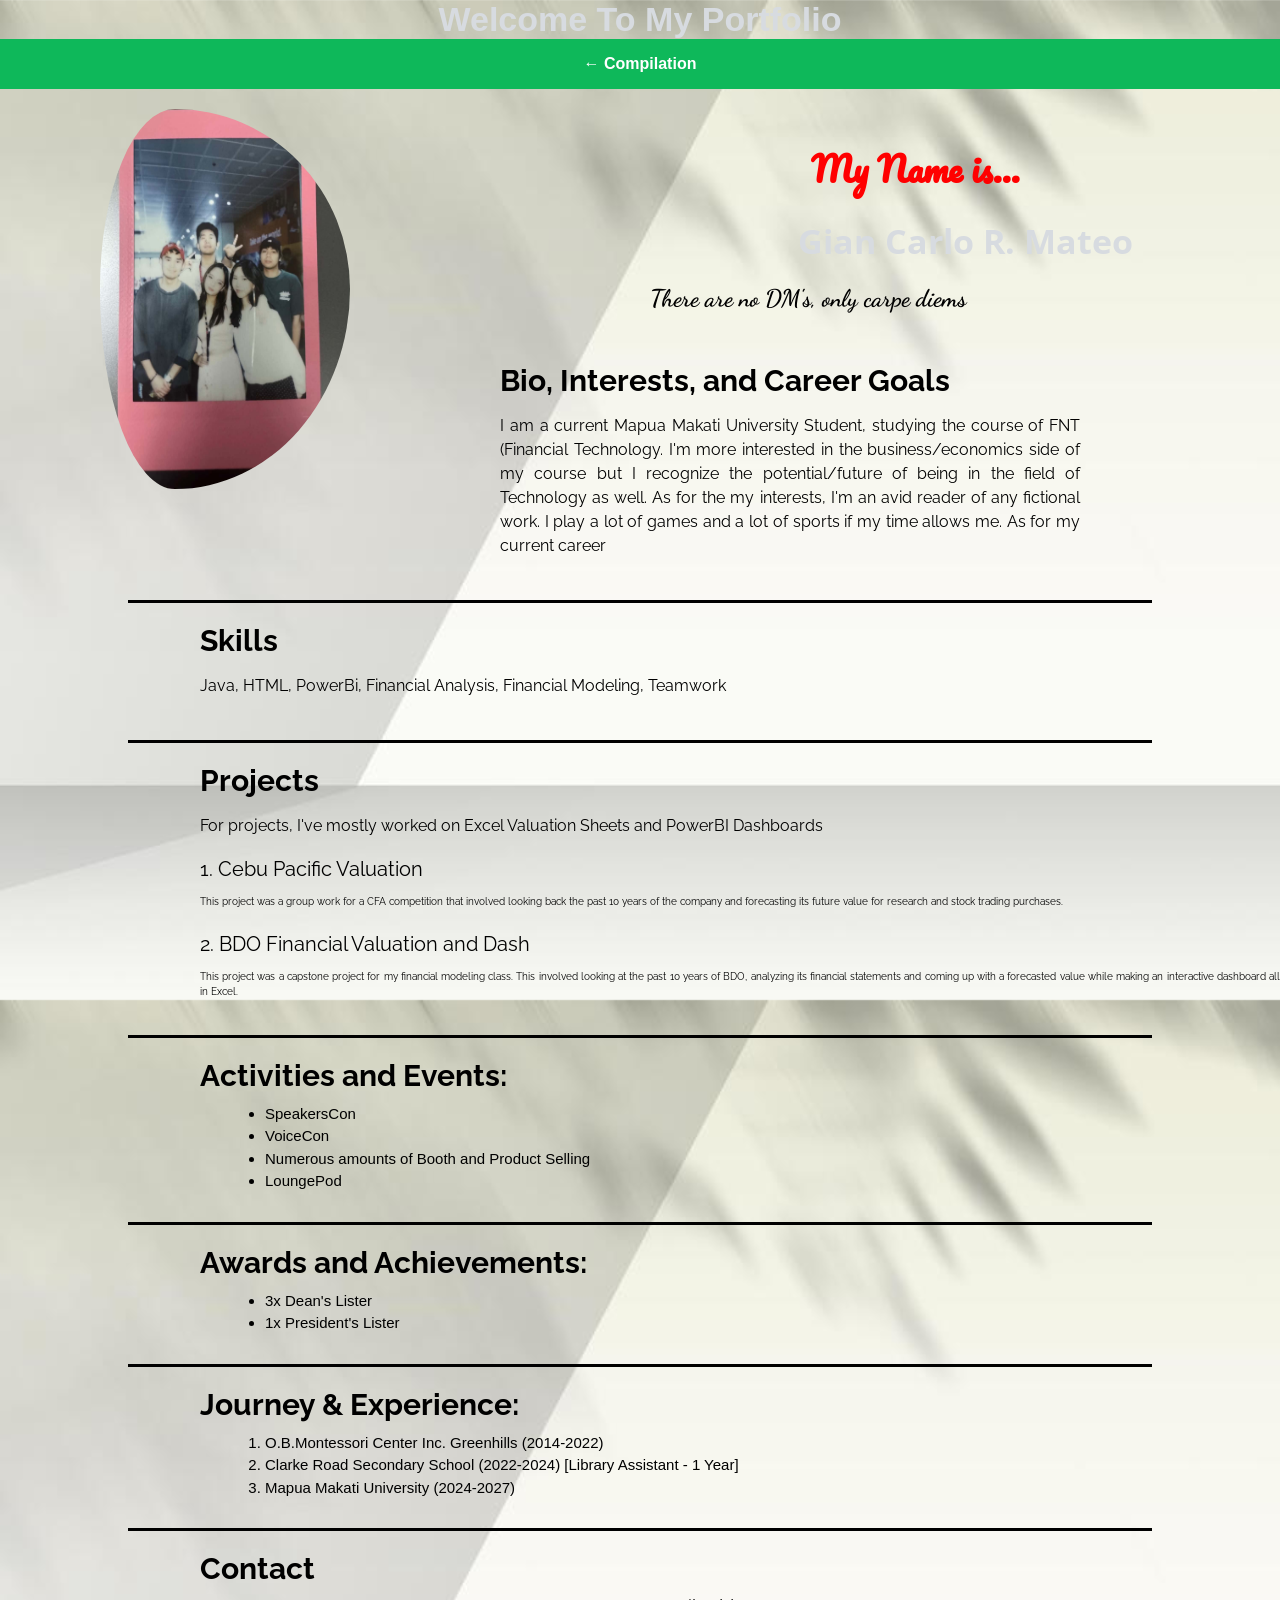
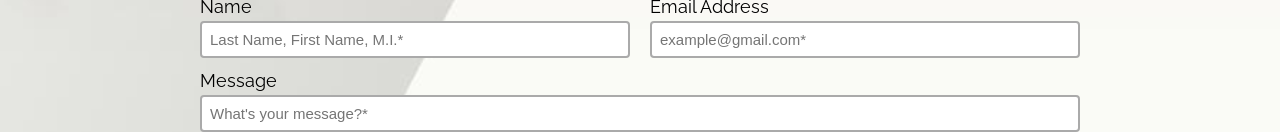
<file: PortfolioAct.html>
<!DOCTYPE html>
<html lang="en">

<head>

  <meta charset="UTF-8">
  <title>Link test</title>
  <link rel="stylesheet" href="style.css">
  <link href="https://fonts.googleapis.com/css2?family=Pacifico&display=swap" rel="stylesheet">
  <link href="https://fonts.googleapis.com/css2?family=Raleway:wght@400;700&display=swap" rel="stylesheet">
  <link href="https://fonts.googleapis.com/css2?family=Open+Sans:wght@400;600;700&display=swap" rel="stylesheet">
  <link href="https://fonts.googleapis.com/css2?family=Dancing+Script:wght@400;500&display=swap" rel="stylesheet">

<style>
	h4 { margin-top: 10px; margin-left: 200px; margin-right: 200px; margin-bottom: 10px; padding-top: 10px; font-family: 'Raleway', bold; font-size: 30px;}

	p {

		}
</style>

</head>

<body style="background-image: url('background2.jpg'); background-size: cover; height: 1000px; ">

  <h1 style="text-align: center;">Welcome To My Portfolio</h1>
  <nav style="background-color: #0eb85a; display: flex; padding: 0 20px; font-family: 'Montserrat', sans-serif;">
    <a href="index.html" style="color: white; text-decoration: none; padding: 16px 20px; font-size: 16px; font-weight: bold;">&#8592; Compilation</a>
  </nav>
  <img src="GroupPic.jpg" style="display: block; float: left; padding-left: 100px; padding-top: 20px; height: 400px; width: 350px; border-radius: 50%;">

<h1 style="color: Red; padding-left: 550px; padding-top: 50px; font-family: 'Pacifico', cursive;">My Name is...</h1>

<div>
<h1 style="font-family: 'Open Sans', sans-serif; padding-left: 650px; padding-top: 20px; margin-bottom: 0;">Gian Carlo R. Mateo</h1>

<h2 style="font-family: 'Dancing Script', cursive; padding-left: 650px;">There are no DM's, only carpe diems</h2>

<h4 style="margin-left: 500px; margin-right: 200px; margin-bottom: 10px; padding-top: 30px; font-family: 'Raleway', bold;">Bio, Interests, and Career Goals</h4>
<p style="margin-left: 500px; margin-right: 200px; text-align: justify; line-height: 1.5; font-family: 'Raleway', sans-serif;">I am a current Mapua Makati University Student, studying the course of FNT (Financial Technology. I'm more interested in the business/economics side of my course but I recognize the potential/future of being in the field of Technology as well. As for the my interests, I'm an avid reader of any fictional work. I play a lot of games and a lot of sports if my time allows me. As for my current career </p>
<br>
<hr style="width: 80%; height: 3px; border: none; background-color: black;">

<h4>Skills</h4>
<p style="margin-left: 200px; margin-right: 200px; text-align: justify; line-height: 1.5; font-family: 'Raleway', sans-serif;">Java, HTML, PowerBi, Financial Analysis, Financial Modeling, Teamwork</p>
<br>
<hr style="width: 80%; height: 3px; border: none; background-color: black;">

<h4>Projects</h4>
<p style="margin-left: 200px; margin-right: 200px; text-align: justify; line-height: 1.5; font-family: 'Raleway', sans-serif;">For projects, I've mostly worked on Excel Valuation Sheets and PowerBI Dashboards</p>

<p style="margin-left: 200px; margin-bottom: 0px; margin-top: 10px; display: block; font-size: 20px; text-align: justify; line-height: 1.5; font-family: 'Raleway', bold;">1. Cebu Pacific Valuation</p>

<p style="margin-left: 200px; font-size: 10px; text-align: justify; line-height: 1.5; font-family: 'Raleway', sans-serif;">This project was a group work for a CFA competition that involved looking back the past 10 years of the company and forecasting its future value for research and stock trading purchases. </p>

<p style="margin-left: 200px; margin-bottom: 0px; display: block; font-size: 20px; text-align: justify; line-height: 1.5; font-family: 'Raleway', bold;">2. BDO Financial Valuation and Dash</p>

<p style="margin-left: 200px; font-size: 10px; text-align: justify; line-height: 1.5; font-family: 'Raleway', sans-serif;">This project was a capstone project for my financial modeling class. This involved looking at the past 10 years of BDO, analyzing its financial statements and coming up with a forecasted value while making an interactive dashboard all in Excel.</p>

<br>
<hr style="width: 80%; height: 3px; border: none; background-color: black;">
<h4>Activities and Events:</h4>
<ul style="font-size: 15px; margin-left: 225px; margin-right: 200px; margin-top: 3px;text-align: justify; line-height: 1.5; margin-bottom: 3px; font-family: 'Monteserrat', sans-serif;">
    <li>SpeakersCon</li>
    <li>VoiceCon</li>
    <li>Numerous amounts of Booth and Product Selling</li>
    <li>LoungePod</li>
</ul>
<br>
<hr style="width: 80%; height: 3px; border: none; background-color: black;">
<h4>Awards and Achievements:</h4>
<ul style="font-size: 15px; margin-left: 225px; margin-right: 200px; margin-top: 3px;text-align: justify; line-height: 1.5; margin-bottom: 3px; font-family: 'Monteserrat', sans-serif;">
    <li>3x Dean's Lister</li>
    <li>1x President's Lister</li>
</ul>
<br>
<hr style="width: 80%; height: 3px; border: none; background-color: black;">
<h4>Journey & Experience:</h4>
<ol style="font-size: 15px; margin-left: 225px; margin-right: 200px; margin-top: 3px;text-align: justify; line-height: 1.5; margin-bottom: 3px; font-family: 'Monteserrat', sans-serif;">
    <li>O.B.Montessori Center Inc. Greenhills (2014-2022)</li>
    <li>Clarke Road Secondary School (2022-2024) [Library Assistant - 1 Year]</li>
    <li>Mapua Makati University (2024-2027)</li>
</ol>
<br>
<hr style="width: 80%; height: 3px; border: none; background-color: black;">
<h4>Contact</h4>
<div style="margin-left: 200px; margin-right: 200px; display: flex; flex-direction: column; gap: 12px; font-family: 'Raleway', sans-serif;">
  <div style="display: flex; gap: 20px;">
    <div style="flex: 1;">
      <p style="margin: 0 0 4px; font-size: 18px;">Name</p>
      <input type="text" placeholder="Last Name, First Name, M.I.*" style="width: 100%; padding: 8px; font-size: 15px; border: 2px solid #aaa; border-radius: 4px;">
    </div>
    <div style="flex: 1;">
      <p style="margin: 0 0 4px; font-size: 18px;">Email Address</p>
      <input type="text" placeholder="example@gmail.com*" style="width: 100%; padding: 8px; font-size: 15px; border: 2px solid #aaa; border-radius: 4px;">
    </div>
  </div>
  <div>
    <p style="margin: 0 0 4px; font-size: 18px;">Message</p>
    <input type="text" placeholder="What's your message?*" style="width: 100%; padding: 8px; font-size: 15px; border: 2px solid #aaa; border-radius: 4px;">
  </div>
</div>



</div>



</div>
</body>

</html>
</file>
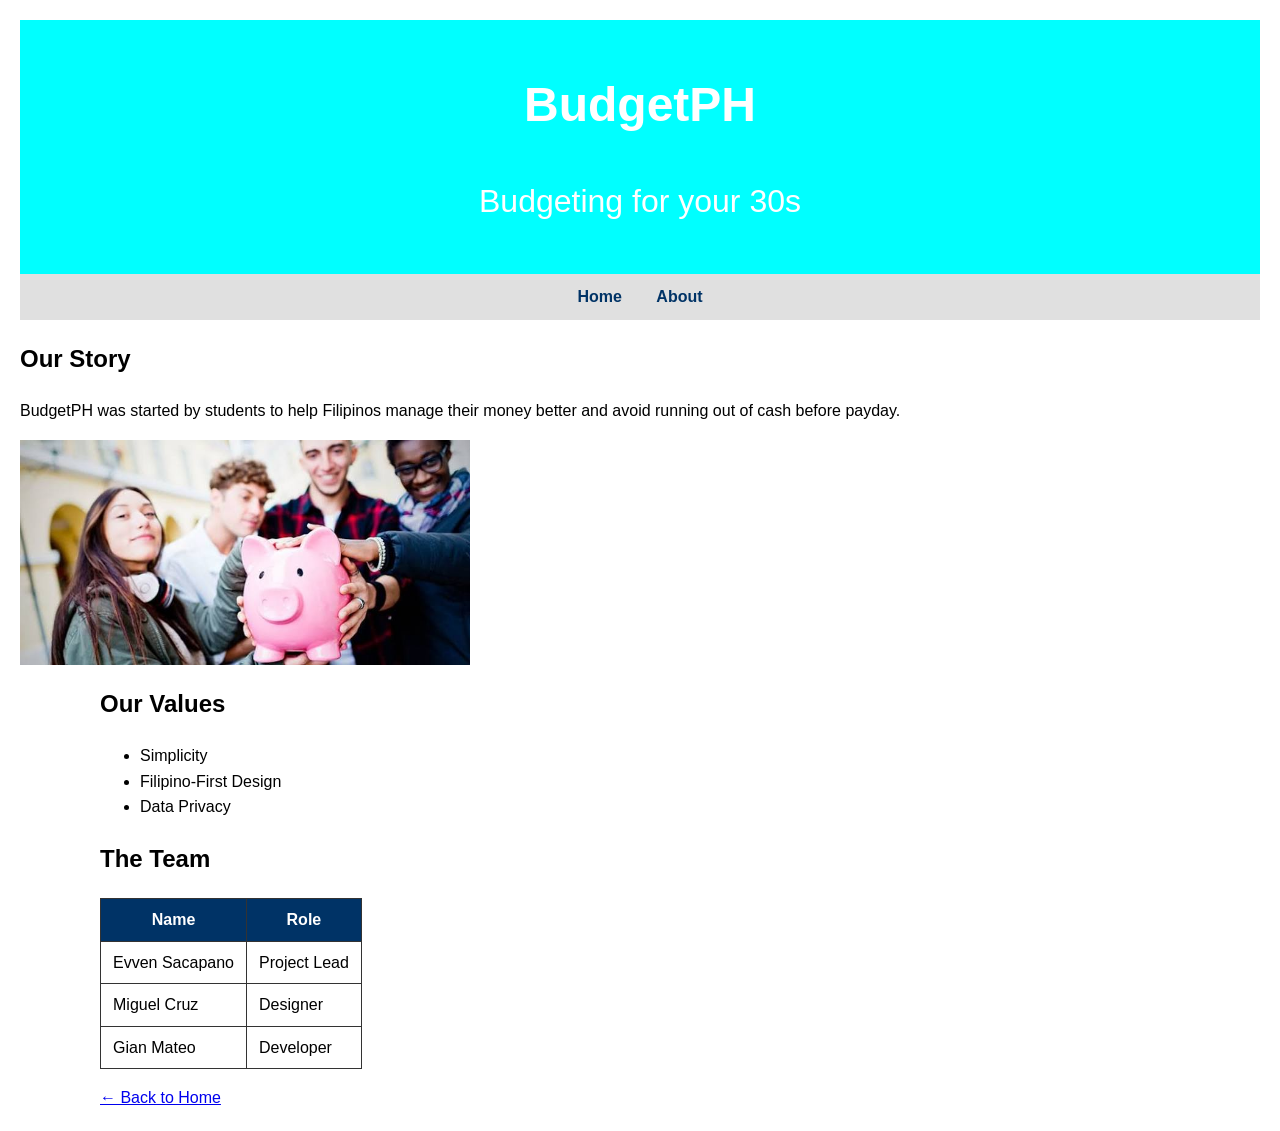
<file: ProductAbout.html>
<!DOCTYPE html>
<html lang="en">

<head>
  <meta charset="UTF-8">
  <title>Budgeting Tool</title>

  <style>
    body {
      font-family: 'Montserrat', sans-serif;
      margin: 20px;
      line-height: 1.6;
    }

    header {
      background-color: aqua;
      color: white;
      text-align: center;
      padding: 15px;
    }

    nav {
      background-color: #e0e0e0;
      text-align: center;
      padding: 10px;
      margin-bottom: 20px;
    }

    nav a {
      margin: 0 15px;
      text-decoration: none;
      color: #003366;
      font-weight: bold;
    }

    img {
      max-width: 100%;
      height: auto;
      display: block;
      margin: 15px 0;
    }

    table,
    th,
    td {
      border: 1px solid #333333;
      border-collapse: collapse;
      padding: 8px 12px;
    }

    th {
      background-color: #003366;
      color: white;
    }
  </style>
</head>

<body>

  <header>
    <h1 style="font-size: 3rem;">BudgetPH</h1>
    <p style="font-size: 2rem;">Budgeting for your 30s</p>
  </header>


  <nav>
    <a href="ProductIndex.html">Home</a>
    <a href="ProductAbout.html">About</a>
  </nav>

  <h2>Our Story</h2>
  <p>BudgetPH was started by students to help Filipinos manage their money better and avoid running out of cash before
    payday.</p>

  <img src="studentsmoney.jpg" alt="Students saving money" width="450">

  <div style="padding-left: 80px;">
    <h2>Our Values</h2>
    <ul>
      <li>Simplicity</li>
      <li>Filipino-First Design</li>
      <li>Data Privacy</li>
    </ul>


    <h2>The Team</h2>
    <table>
      <tr>
        <th>Name</th>
        <th>Role</th>
      </tr>
      <tr>
        <td>Evven Sacapano</td>
        <td>Project Lead</td>
      </tr>
      <tr>
        <td>Miguel Cruz</td>
        <td>Designer</td>
      </tr>
      <tr>
        <td>Gian Mateo</td>
        <td>Developer</td>
      </tr>
    </table>

    <p><a href="ProductIndex.html">&larr; Back to Home</a></p>

</body>

</html>
</file>
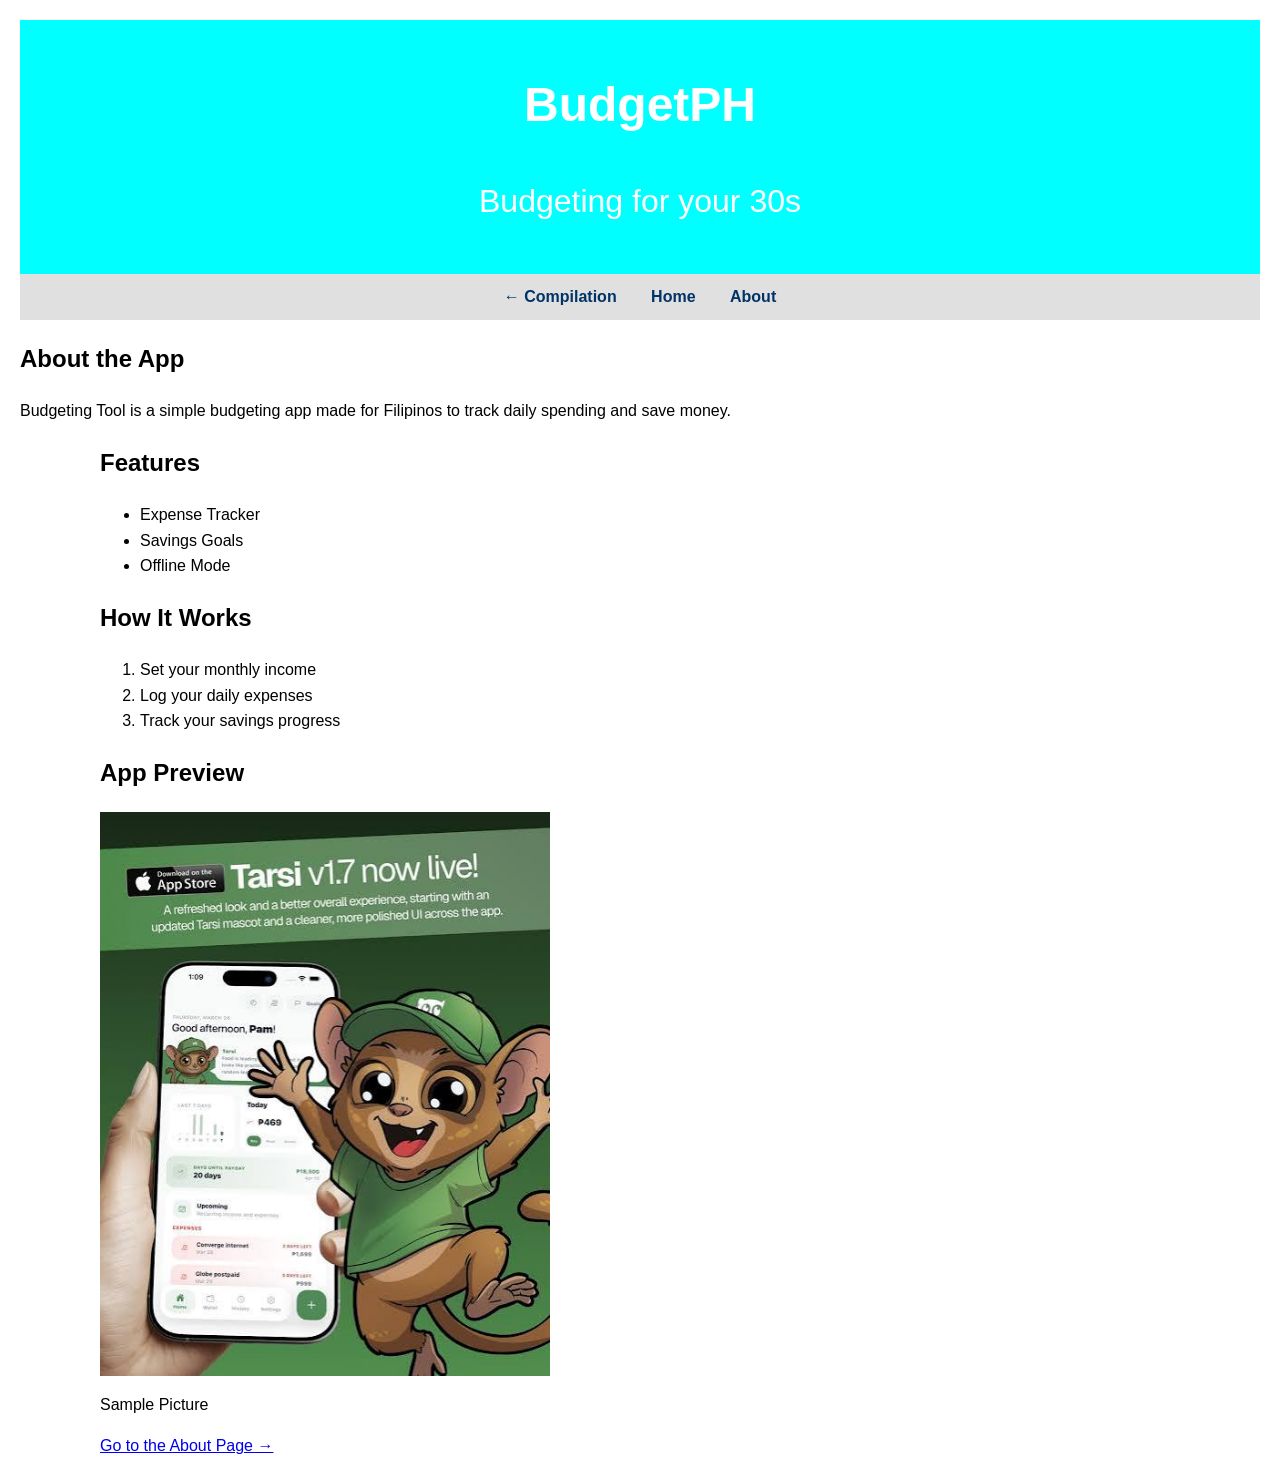
<file: ProductIndex.html>
<!DOCTYPE html>
<html lang="en">

<head>
    <meta charset="UTF-8">
    <title>Budgeting Tool</title>

    <style>
        body {
            font-family: Arial, sans-serif;
            margin: 20px;
            line-height: 1.6;
        }

        header {
            background-color: aqua;
            color: white;
            text-align: center;
            padding: 15px;
        }

        nav {
            background-color: #e0e0e0;
            text-align: center;
            padding: 10px;
            margin-bottom: 20px;
        }

        nav a {
            margin: 0 15px;
            text-decoration: none;
            color: #003366;
            font-weight: bold;
        }

        img {
            max-width: 100%;
            height: auto;
            display: block;
            margin: 15px 0;
        }
    </style>
</head>

<body>

    <header>
        <h1 style="font-size: 3rem;">BudgetPH</h1>
        <p style="font-size: 2rem;">Budgeting for your 30s</p>
    </header>

    <nav>
        <a href="index.html">&#8592; Compilation</a>
        <a href="ProductIndex.html">Home</a>
        <a href="ProductAbout.html">About</a>
    </nav>
    <div>
        <h2>About the App</h2>
        <p>Budgeting Tool is a simple budgeting app made for Filipinos to track daily spending and save money.</p>
    </div>

    <div style="padding-left: 80px;">
        <h2>Features</h2>
        <ul>
            <li>Expense Tracker</li>
            <li>Savings Goals</li>
            <li>Offline Mode</li>
        </ul>



        <h2>How It Works</h2>
        <ol>
            <li>Set your monthly income</li>
            <li>Log your daily expenses</li>
            <li>Track your savings progress</li>
        </ol>

        <h2>App Preview</h2>
        <img src="sampleapp.jpg" alt="Budgeting Tool Picture" width="450">
        <p>Sample Picture</p>


        <p><a href="ProductAbout.html">Go to the About Page &rarr;</a></p>
    </div>
</body>

</html>
</file>
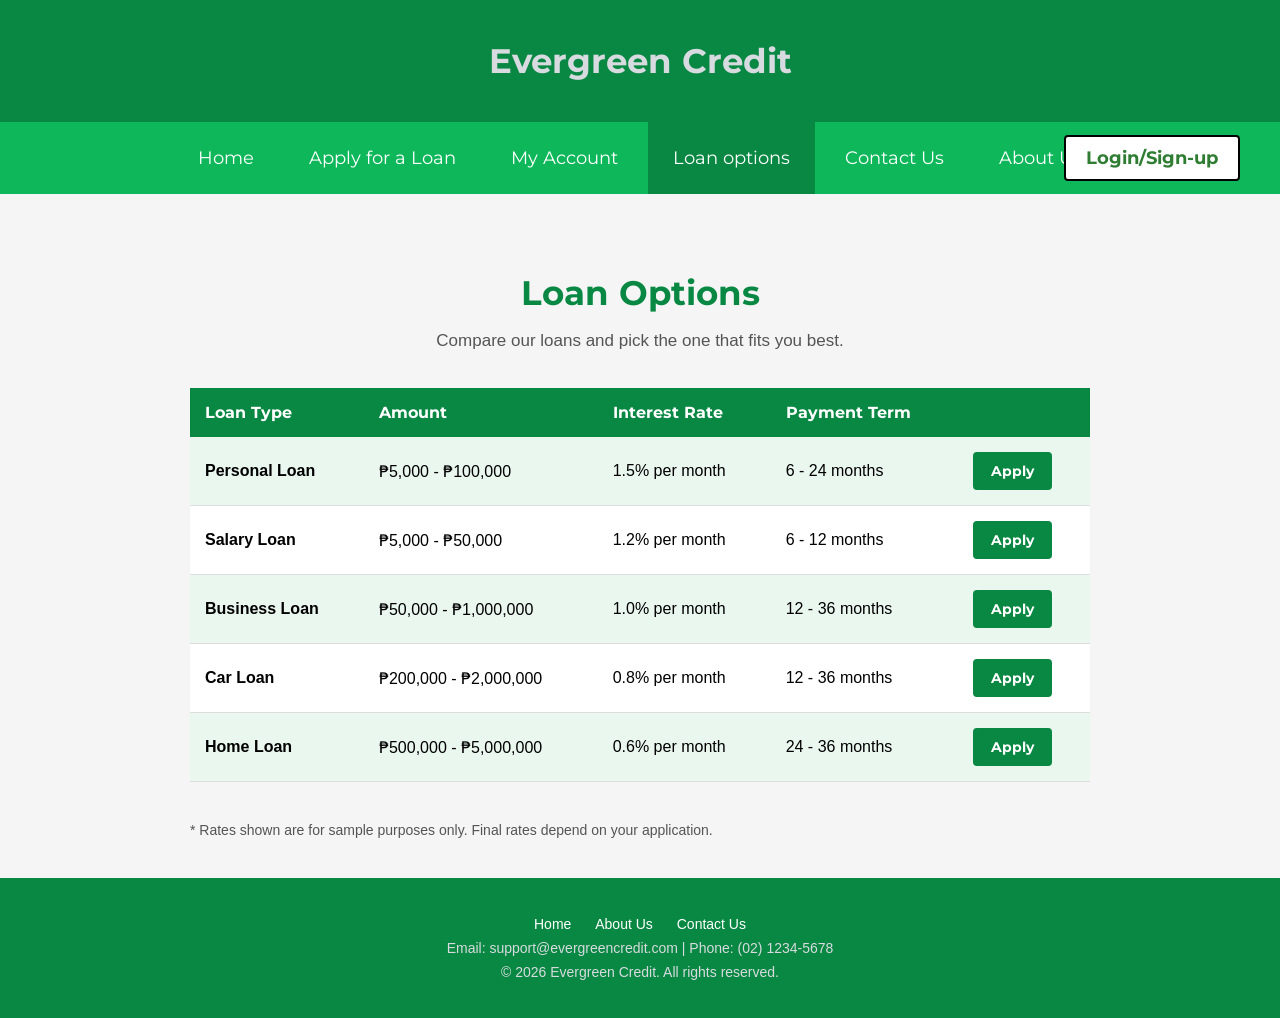
<file: Table.html>
<!DOCTYPE html>
<html>

<head>
    <meta charset="UTF-8">
    <title>Loan Options</title>
    <link href="https://fonts.googleapis.com/css2?family=Montserrat:wght@400;700&display=swap" rel="stylesheet">
    <link rel="stylesheet" href="style.css">
    <script src="script.js"></script>

    <style>
        td .btn {
            padding: 8px 16px;
            font-size: 14px;
        }

        .note {
            width: 900px;
            margin: 0 auto;
            color: #555;
            font-size: 14px;
        }
    </style>
</head>

<body>

    <header>
        <h1>Evergreen Credit</h1>
    </header>

    <div class="box">
        <nav>
            <a href="Final_Main_page.html">Home</a>
            <a href="Application.html">Apply for a Loan</a>
            <a href="Account.html">My Account</a>
            <a href="Table.html" class="active">Loan options</a>
            <a href="Contact.html">Contact Us</a>
            <a href="About.html">About Us</a>
            <a href="Login.html" class="nav-right">Login/Sign-up</a>
        </nav>
    </div>

    <div class="page-title">
        <h2>Loan Options</h2>
        <p>Compare our loans and pick the one that fits you best.</p>
    </div>

    <table>
        <tr>
            <th>Loan Type</th>
            <th>Amount</th>
            <th>Interest Rate</th>
            <th>Payment Term</th>
            <th></th>
        </tr>
        <tr>
            <td><b>Personal Loan</b></td>
            <td>₱5,000 - ₱100,000</td>
            <td>1.5% per month</td>
            <td>6 - 24 months</td>
            <td><a href="Application.html" class="btn">Apply</a></td>
        </tr>
        <tr>
            <td><b>Salary Loan</b></td>
            <td>₱5,000 - ₱50,000</td>
            <td>1.2% per month</td>
            <td>6 - 12 months</td>
            <td><a href="Application.html" class="btn">Apply</a></td>
        </tr>
        <tr>
            <td><b>Business Loan</b></td>
            <td>₱50,000 - ₱1,000,000</td>
            <td>1.0% per month</td>
            <td>12 - 36 months</td>
            <td><a href="Application.html" class="btn">Apply</a></td>
        </tr>
        <tr>
            <td><b>Car Loan</b></td>
            <td>₱200,000 - ₱2,000,000</td>
            <td>0.8% per month</td>
            <td>12 - 36 months</td>
            <td><a href="Application.html" class="btn">Apply</a></td>
        </tr>
        <tr>
            <td><b>Home Loan</b></td>
            <td>₱500,000 - ₱5,000,000</td>
            <td>0.6% per month</td>
            <td>24 - 36 months</td>
            <td><a href="Application.html" class="btn">Apply</a></td>
        </tr>
    </table>

    <p class="note">* Rates shown are for sample purposes only. Final rates depend on your application.</p>

    <footer>
        <p>
            <a href="Final_Main_page.html">Home</a>
            <a href="About.html">About Us</a>
            <a href="Contact.html">Contact Us</a>
        </p>
        <p>Email: support@evergreencredit.com | Phone: (02) 1234-5678</p>
        <p>&copy; 2026 Evergreen Credit. All rights reserved.</p>
    </footer>

</body>

</html>
</file>
<file: compilation.css>
/* ======================================
   Student Activity Compilation
   Palette: ink #12261f, paper #eef2ef, rule #c9d5ce,
            green #1f6b4a, marker #e2a400
   ====================================== */

:root {
    --ink: #12261f;
    --paper: #eef2ef;
    --rule: #c9d5ce;
    --green: #1f6b4a;
    --marker: #e2a400;
    --white: #ffffff;
}

* { box-sizing: border-box; }

html { scroll-behavior: smooth; scroll-padding-top: 70px; }

@media (prefers-reduced-motion: reduce) {
    html { scroll-behavior: auto; }
}

body {
    margin: 0;
    background: var(--paper);
    color: var(--ink);
    font-family: 'Public Sans', Arial, sans-serif;
    line-height: 1.6;
}

img { max-width: 100%; height: auto; display: block; }

h1, h2, h3 {
    font-family: 'Bricolage Grotesque', 'Arial Black', sans-serif;
    line-height: 1.05;
    margin: 0;
}

a:focus-visible {
    outline: 3px solid var(--marker);
    outline-offset: 3px;
}

/* ---------- Header / nav ---------- */
.site-header {
    position: sticky;
    top: 0;
    z-index: 10;
    display: flex;
    justify-content: space-between;
    align-items: center;
    gap: 16px;
    padding: 0 32px;
    background: var(--ink);
}

.brand {
    color: var(--white);
    font-family: 'Bricolage Grotesque', sans-serif;
    font-weight: 800;
    text-decoration: none;
    padding: 18px 0;
}

.site-nav { display: flex; gap: 4px; }

.site-nav a {
    color: var(--white);
    text-decoration: none;
    padding: 18px 14px;
    border-bottom: 3px solid transparent;
}

.site-nav a:hover { border-bottom-color: var(--marker); }

/* ---------- Buttons ---------- */
.button {
    display: inline-block;
    padding: 14px 28px;
    background: var(--marker);
    color: var(--ink);
    font-weight: 600;
    text-decoration: none;
    border: 2px solid var(--ink);
    border-radius: 2px;
}

.button:hover { background: var(--ink); color: var(--white); }

.button-small { padding: 9px 18px; font-size: 15px; background: var(--white); }
.button-small:hover { background: var(--green); border-color: var(--green); }

/* ---------- Hero ---------- */
.hero {
    display: grid;
    grid-template-columns: minmax(0, 1.25fr) minmax(0, 1fr);
    gap: 56px;
    align-items: center;
    padding: 96px 32px 88px;
    max-width: 1160px;
    margin: 0 auto;
    background-image:
        linear-gradient(var(--rule) 1px, transparent 1px),
        linear-gradient(90deg, var(--rule) 1px, transparent 1px);
    background-size: 48px 48px;
    background-position: -1px -1px;
}

.hero h1 {
    font-size: clamp(2.6rem, 6.4vw, 5.2rem);
    font-weight: 800;
    letter-spacing: -0.02em;
    background: var(--paper);
    display: inline;
    box-decoration-break: clone;
    -webkit-box-decoration-break: clone;
    padding: 0 8px 0 0;
}

.hero-sub {
    margin: 28px 0 32px;
    max-width: 34rem;
    font-size: 1.125rem;
    background: var(--paper);
}

/* ledger table */
.ledger {
    width: 100%;
    border-collapse: collapse;
    background: var(--white);
    border: 2px solid var(--ink);
    font-size: 0.95rem;
}

.ledger caption {
    text-align: left;
    font-family: 'Bricolage Grotesque', sans-serif;
    font-weight: 800;
    padding: 0 0 8px;
    background: transparent;
}

.ledger th,
.ledger td {
    padding: 12px 14px;
    text-align: left;
    border-bottom: 1px solid var(--rule);
}

.ledger thead th { background: var(--ink); color: var(--white); font-weight: 600; }
.ledger tbody th { width: 3rem; color: var(--green); font-family: 'Bricolage Grotesque', sans-serif; font-size: 1.25rem; }
.ledger tbody tr:last-child th,
.ledger tbody tr:last-child td { border-bottom: 0; }

/* ---------- Sections ---------- */
.activities,
.about {
    max-width: 1160px;
    margin: 0 auto;
    padding: 80px 32px;
}

.activities h2,
.about h2 { font-size: clamp(1.9rem, 4vw, 2.8rem); margin-bottom: 36px; }

/* ---------- Project cards ---------- */
.card-grid {
    display: grid;
    grid-template-columns: repeat(3, minmax(0, 1fr));
    gap: 28px;
}

.project-card {
    display: flex;
    flex-direction: column;
    background: var(--white);
    border: 2px solid var(--ink);
    border-top-width: 10px;
}

.card-portfolio { border-top-color: var(--green); }
.card-market { border-top-color: #00b3b3; }
.card-responsive { border-top-color: var(--marker); }

.project-card img { width: 100%; aspect-ratio: 5 / 3; object-fit: cover; border-bottom: 2px solid var(--ink); }

.card-placeholder {
    width: 100%;
    aspect-ratio: 5 / 3;
    display: flex;
    align-items: center;
    justify-content: center;
    border-bottom: 2px solid var(--ink);
    background: var(--paper);
    color: var(--ink);
    font-family: 'Bricolage Grotesque', sans-serif;
    font-weight: 800;
    font-size: 1.1rem;
    letter-spacing: 0.02em;
    opacity: 0.5;
}

.card-body { display: flex; flex-direction: column; gap: 12px; padding: 22px; flex: 1; }
.card-body h3 { font-size: 1.5rem; }
.card-body p { margin: 0; }
.tech { font-size: 0.9rem; color: #3f5249; }
.card-body .button { margin-top: auto; align-self: flex-start; }

/* ---------- About ---------- */
.about { border-top: 2px solid var(--ink); }
.about-copy { max-width: 42rem; font-size: 1.125rem; }
.about-copy p { margin: 0 0 18px; }

/* ---------- Footer ---------- */
.site-footer {
    background: var(--ink);
    color: #d7dbe0;
    text-align: center;
    padding: 32px 20px;
}

.site-footer p { margin: 4px 0; }
.site-footer strong { color: var(--white); }

/* ======================================
   Responsive
   ====================================== */

/* Tablet */
@media (max-width: 960px) {
    .hero { grid-template-columns: minmax(0, 1fr); gap: 40px; padding: 64px 24px; }
    .activities, .about { padding: 56px 24px; }

    /* one card per row, image beside text */
    .card-grid { grid-template-columns: minmax(0, 1fr); }
    .project-card { flex-direction: row; }
    .project-card img { width: 42%; height: auto; aspect-ratio: auto; border-bottom: 0; border-right: 2px solid var(--ink); }
}

/* Mobile */
@media (max-width: 600px) {
    .site-header { flex-direction: column; align-items: flex-start; gap: 0; padding: 0 16px; }
    .brand { padding: 12px 0 0; }
    .site-nav { width: 100%; }
    .site-nav a { padding: 12px 12px 12px 0; }

    .hero { padding: 48px 16px; }
    .activities, .about { padding: 44px 16px; }

    .project-card { flex-direction: column; }
    .project-card img { width: 100%; aspect-ratio: 5 / 3; border-right: 0; border-bottom: 2px solid var(--ink); }

    .ledger th, .ledger td { padding: 10px; font-size: 0.875rem; }
}
</file>
<file: style.css>
/* ======================================
   Shared styles for all pages
   ====================================== */

* {
    box-sizing: border-box;
}

body {
    margin: 0;
    padding: 0;
    background-color: rgb(245, 245, 245);
    font-family: Arial, sans-serif;
}

header {
    background-color: #088842;
    padding: 40px;
    margin: 0px;
    border: 0px;
}

h1 {
    font-size: 34px;
    color: #d7dbe0;
    font-family: 'Montserrat', sans-serif;
    text-align: center;
    margin: 0;
}

/* ---------- Nav ---------- */
nav {
    position: relative;
    background-color: #0eb85a;
    font-family: 'Montserrat', sans-serif;
    display: flex;
    justify-content: center;
    align-items: center;
    gap: 5px;
}

nav a {
    font-size: 18px;
    font-family: 'Montserrat', sans-serif;
    padding: 25px;
    text-decoration: none;
    color: white;
    transition: background-color 0.25s ease, color 0.25s ease;
}

nav a:hover {
    background-color: #0b9347;
}

/* shows which page you're on */
nav a.active {
    background-color: #088842;
}

nav .nav-right {
    position: absolute;
    right: 40px;
    padding: 10px 20px;
    background-color: #fff;
    color: #2e7d32;
    border-radius: 4px;
    border: 2px solid black;
    font-weight: bold;
    transition: background-color 0.25s ease, color 0.25s ease, transform 0.15s ease;
}

nav .nav-right:hover,
nav .nav-right.active {
    background-color: #2e7d32;
    color: #fff;
    transform: translateY(-2px);
}

/* ---------- Buttons ---------- */
.btn {
    display: inline-block;
    padding: 12px 28px;
    background-color: #088842;
    color: white;
    text-decoration: none;
    font-family: 'Montserrat', sans-serif;
    font-size: 16px;
    font-weight: bold;
    border-radius: 4px;
    border: 2px solid #088842;
    cursor: pointer;
    transition: background-color 0.25s ease, color 0.25s ease, transform 0.15s ease;
}

.btn:hover {
    background-color: white;
    color: #088842;
    transform: translateY(-2px);
}

/* ---------- Page titles ---------- */
.page-title {
    text-align: center;
    padding: 50px 20px 20px 20px;
}

.page-title h2 {
    font-family: 'Montserrat', sans-serif;
    font-size: 34px;
    color: #088842;
    margin-bottom: 5px;
}

.page-title p {
    font-size: 17px;
    color: #555;
}

.section-title {
    font-family: 'Montserrat', sans-serif;
    font-size: 28px;
    color: #088842;
    text-align: center;
    margin-top: 40px;
    margin-bottom: 30px;
}

/* ---------- White card box (used on most pages) ---------- */
.card {
    background-color: white;
    border: 2px solid #0eb85a;
    border-radius: 10px;
    padding: 30px;
}

.card h3 {
    font-family: 'Montserrat', sans-serif;
    color: #088842;
    margin-top: 0;
}

/* ---------- Forms ---------- */
.form-box {
    width: 600px;
    margin: 0 auto 60px auto;
}

label {
    display: block;
    font-weight: bold;
    color: #333;
    margin-top: 15px;
    margin-bottom: 5px;
}

input,
select,
textarea {
    width: 100%;
    padding: 10px;
    font-size: 15px;
    font-family: Arial, sans-serif;
    border: 2px solid #ccc;
    border-radius: 4px;
    transition: border-color 0.25s ease;
}

input:focus,
select:focus,
textarea:focus {
    border-color: #0eb85a;
    outline: none;
}

textarea {
    height: 120px;
    resize: vertical;
}

.checkbox {
    margin-top: 20px;
}

.checkbox input {
    width: auto;
    margin-right: 8px;
}

.checkbox label {
    display: inline;
    font-weight: normal;
}

.form-row {
    display: flex;
    gap: 20px;
}

.form-row div {
    flex: 1;
}

form .btn {
    margin-top: 25px;
    width: 100%;
}

/* ---------- Tables ---------- */
table {
    width: 900px;
    margin: 0 auto 40px auto;
    border-collapse: collapse;
    background-color: white;
}

th {
    background-color: #088842;
    color: white;
    font-family: 'Montserrat', sans-serif;
    padding: 15px;
    text-align: left;
}

td {
    padding: 15px;
    border-bottom: 1px solid #ddd;
}

tr:nth-child(even) {
    background-color: #eaf7ef;
}

tr:hover td {
    background-color: lightgreen;
}

/* ---------- Footer ---------- */
footer {
    background-color: #088842;
    color: #d7dbe0;
    text-align: center;
    padding: 30px;
    margin-top: 40px;
}

footer a {
    color: white;
    text-decoration: none;
    margin: 0 10px;
}

footer a:hover {
    text-decoration: underline;
}

footer p {
    margin: 8px 0;
    font-size: 14px;
}
</file>
